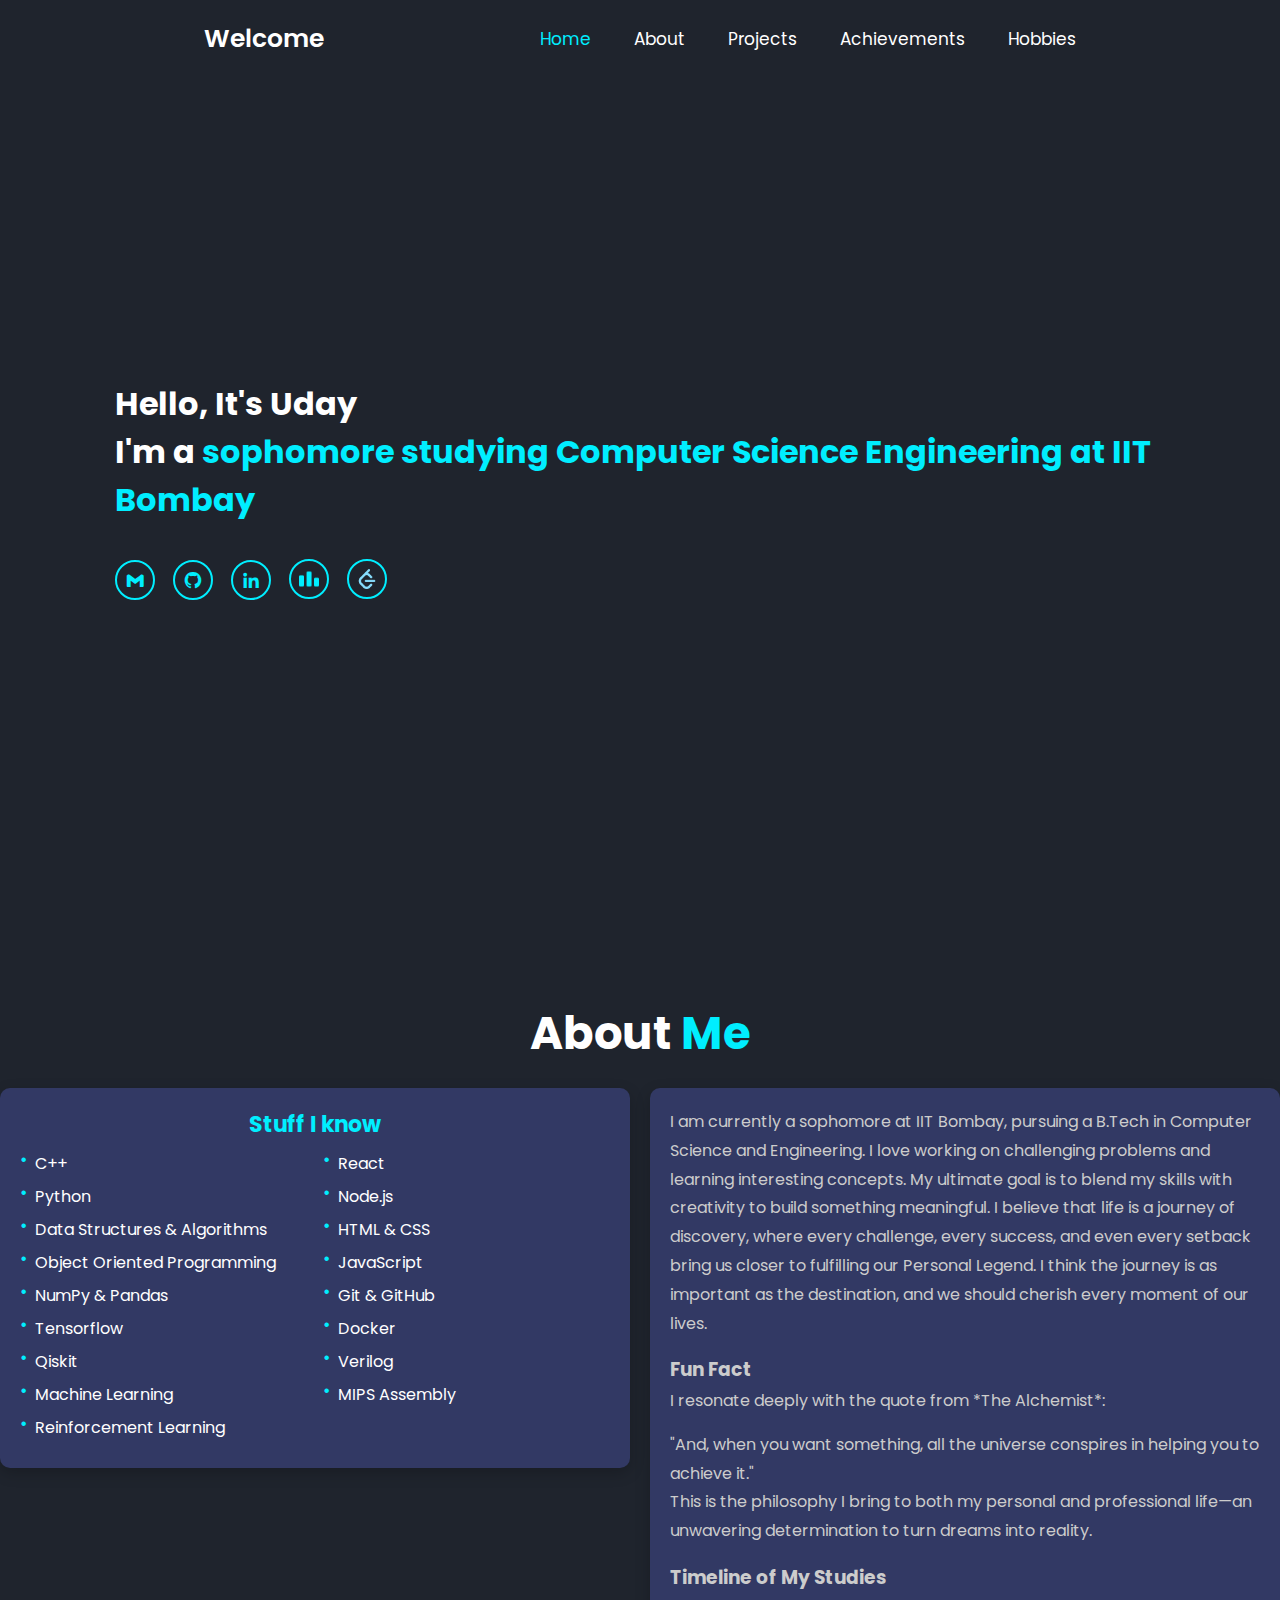
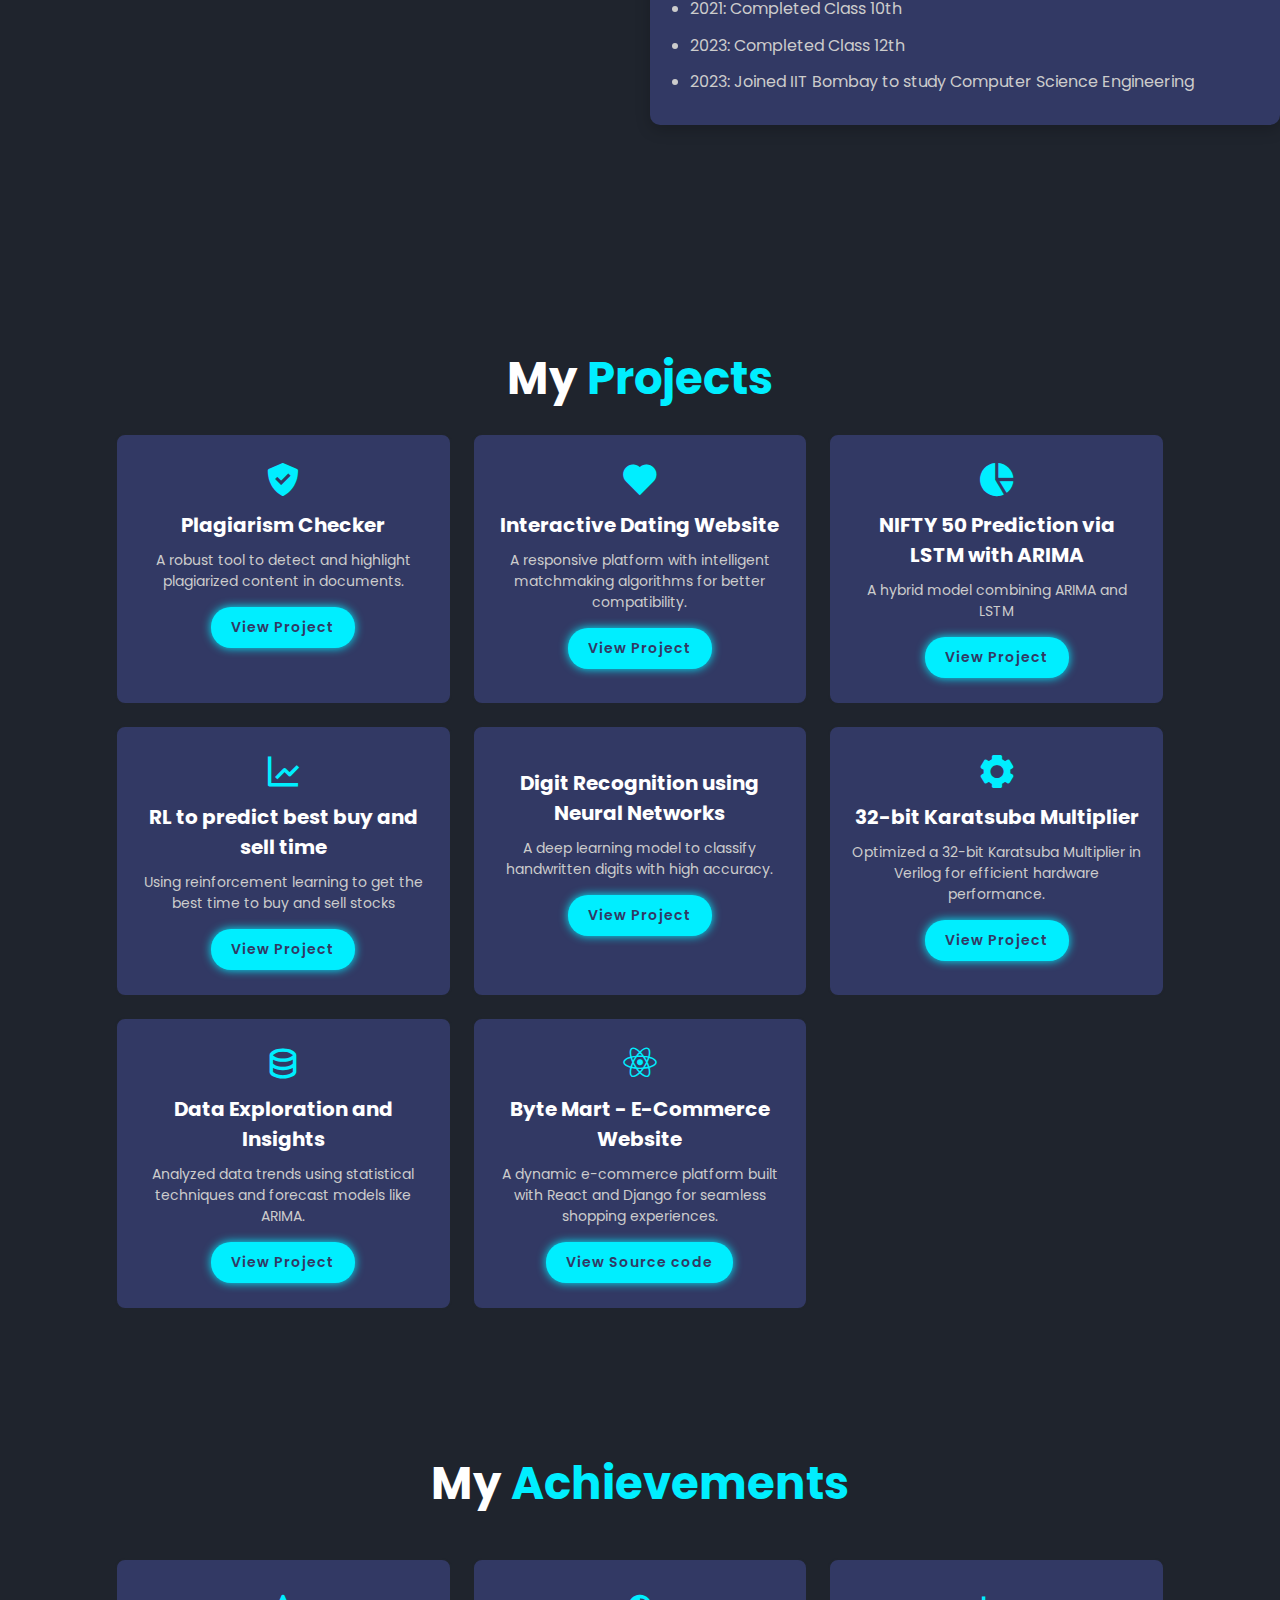
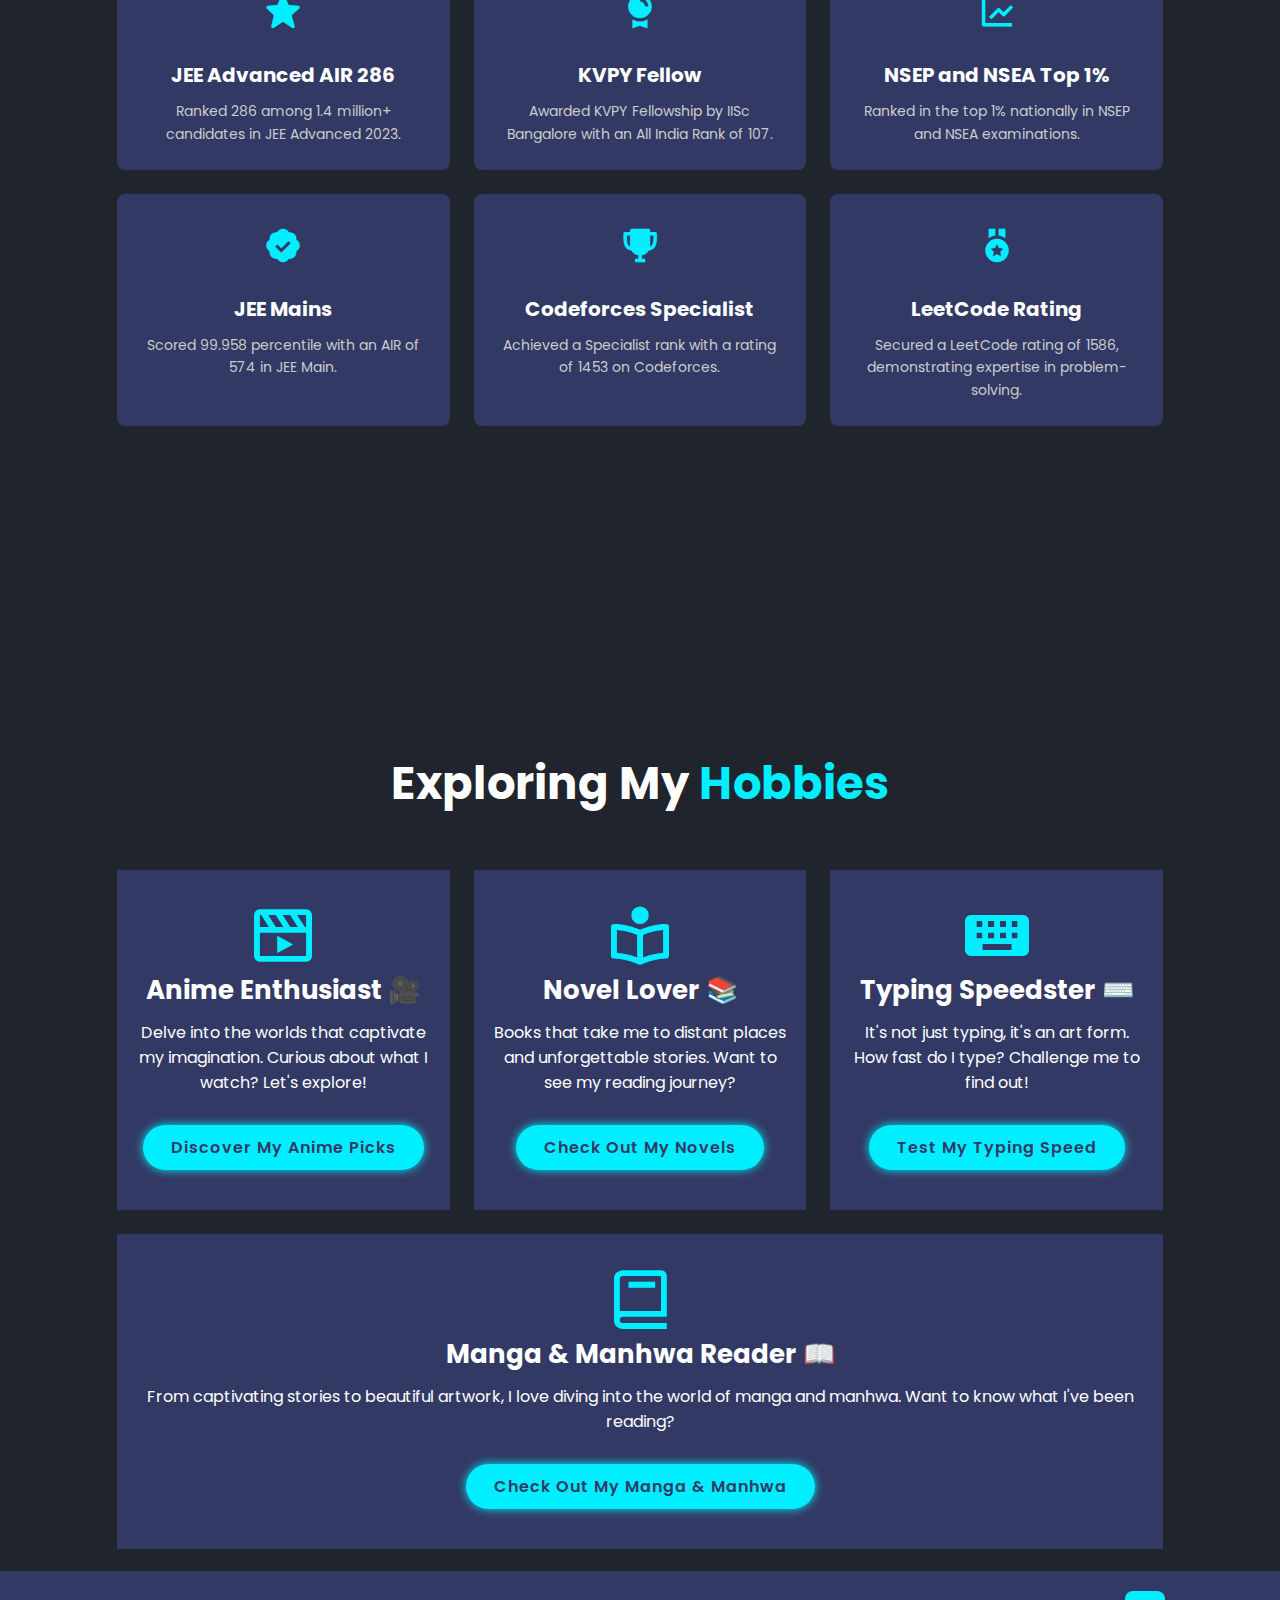
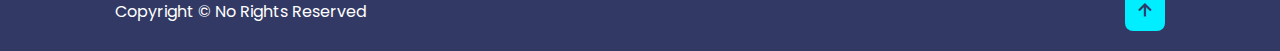
<file: index.html>
<!DOCTYPE html>
<html lang="en">
<head>
    <meta charset="UTF-8">
    <meta name="viewport" content="width=device-width, initial-scale=1.0">
    <title>Uday Darade</title>
    <link href='https://unpkg.com/boxicons@2.1.4/css/boxicons.min.css' rel='stylesheet'>
    <link rel="stylesheet" href="style.css">
</head>
<body>
    <header class="header">
        <a href="#" class="logo">Welcome</a>

        <i class='bx bx-menu' id="menu-icon"></i>
        <nav class="navbar">
            <a href="#home" class="active">Home</a>
            <a href="#about">About</a>
            <a href="#projects">Projects</a>
            <a href="#achievements">Achievements</a>
            <a href="#Hobbies">Hobbies</a>
        </nav>
    </header>

    <!-- Home section  -->
    <section class="home" id="home">
        <div class="home-content">
            <h3>Hello, It's Uday</h3>
            <h3>I'm a <span>sophomore studying Computer Science Engineering at IIT Bombay</span></h3>
            <p> </p>
            <div class="social">
                <a href="mailto:udaydaradeiitb@gmail.com" target="_blank">
                    <i class="bx bxl-gmail"></i>
                </a>
                <a href="https://github.com/udaydarade" target="_blank"><i class='bx bxl-github'></i></a>
                <a href="https://www.linkedin.com/in/uday-darade-632314280?utm_source=share&utm_campaign=share_via&utm_content=profile&utm_medium=android_app" target="_blank"><i class='bx bxl-linkedin'></i></a>
                <a href="https://codeforces.com/profile/uday3421" target="_blank">
                    <img src="images/codeforces.png" alt="Codeforces" class="social-img">
                </a>
                <a href="https://leetcode.com/u/udaydarade7/" target="_blank">
                    <img src="./images/leetcode.png" alt="LeetCode" class="social-img">
                </a>
            </div>
            
            </div>
            <!-- <a href="#" class="btn">Download CV</a> -->
        </div>
        <!-- <div class="home-img">
            <img src="sample.avif" alt="">
        </div> -->
    </section>

    <!-- about section  -->
    <!-- <section class="about" id="about">
        <div class="about-img">
            <img src="sample2.avif" alt="">
        </div>

        <div class="about-content">
            <h2 class="heading">About <span>Me</span></h2>
            <h3>Find Me in CC Library or H16 &#128540</h3> -->
            <!-- <p>I am from H16 A wing at IITB. I am from Mumbai itself so my home is pretty close by and I can go there any time I want.</p> -->
            <!-- <p>I am a extrovert person and I like to meet new people So I try to make as many friends as possible.</p>  -->
            <!-- <p>Talking about skills , I am pretty good in C++ . And I recently learned HTML, CSS and Javascript and Currently I am learning Python and React</p> -->
            <!-- <p>I am interested in Blockchain, Quantum Computing and IOT stuff. And my first goal to complete as of now is to learn web3 technology. </p> -->

        <!-- </div>
    </section> -->

    <section class="about" id="about">
        <h2 class="heading">About <span>Me</span></h2>
        <!-- <h3 class="name">Uday Darade</h3> -->
        <div class="about-container">
            <!-- Skills Section -->
            <div class="about-skills">
                <h3>Stuff I know</h3>
                <div class="skills-grid">
                    <ul>
                        <li>C++</li>
                        <li>Python</li>
                        <li>Data Structures & Algorithms</li>
                        <li>Object Oriented Programming</li>
                        <li>NumPy & Pandas</li>
                        <li>Tensorflow</li>
                        <li>Qiskit</li>
                        <li>Machine Learning</li>
                        <li>Reinforcement Learning</li>
                    </ul>
                    <ul>
                        <li>React</li>
                        <li>Node.js</li>
                        <li>HTML & CSS</li>
                        <li>JavaScript</li>
                        <li>Git & GitHub</li>
                        <li>Docker</li>
                        <li>Verilog</li>
                        <li>MIPS Assembly</li>
                    </ul>
                </div>
            </div>
    
            <!-- About Information -->
            <div class="about-info">
                <p>
                    I am currently a sophomore at IIT Bombay, pursuing a B.Tech in Computer Science and Engineering. 
                    I love working on challenging problems and learning interesting concepts. My ultimate goal is to blend my skills with creativity to build something meaningful.
                    I believe that life is a journey of discovery, where every challenge, every success, and even every setback bring us closer to fulfilling our Personal Legend.
                    I think the journey is as important as the destination, and we should cherish every moment of our lives.
                </p>
                
                <h3>Fun Fact</h3>
                <p>
                    I resonate deeply with the quote from *The Alchemist*:
                </p>
                <blockquote>
                    "And, when you want something, all the universe conspires in helping you to achieve it."
                </blockquote>
                <p>
                    This is the philosophy I bring to both my personal and professional life—an unwavering determination to turn dreams into reality.
                </p>
                
                <h3>Timeline of My Studies</h3>
                <ul>
                    <li>2021: Completed Class 10th</li>
                    <li>2023: Completed Class 12th</li>
                    <li>2023: Joined IIT Bombay to study Computer Science Engineering</li>
                </ul>
                
            </div>
        </div>
    </section>
    
    
    
    <!-- <section class= "projects" id ="projects">
        <h2 class = "heading">Projects</h2>

        well i want to make it similar to hobbies section and add the links of projects which i will add as folder as hyperlinks which will open in new tab. -->
        <!-- <div class=""
    </section> -->
    <section class="projects" id="projects">
        <h2 class="heading">My <span>Projects</span></h2>
    
        <div class="projects-container">
            <div class="project-box">
                <i class='bx bxs-check-shield'></i>
                <h3>Plagiarism Checker</h3>
                <p>A robust tool to detect and highlight plagiarized content in documents.</p>
                <a href="https://github.com/udaydarade/Plagiarism-Checker" target="_blank" class="btn">View Project</a>
            </div>
            <div class="project-box">
                <i class='bx bxs-heart'></i>
                <h3>Interactive Dating Website</h3>
                <p>A responsive platform with intelligent matchmaking algorithms for better compatibility.</p>
                <a href="projects/submission/index.html" target="_blank" class="btn">View Project</a>
                <!-- <a href="https://github.com/udaydarade/Dating-website" target="_blank" class="btn">View Source code</a> -->
            </div>
            <div class="project-box">
                <i class='bx bxs-pie-chart-alt-2'></i>
                <h3>NIFTY 50 Prediction via LSTM with ARIMA</h3>
                <p>A hybrid model combining ARIMA and LSTM</p>
                <a href="https://github.com/udaydarade/NIFTY50_prediction_using_ARIMA_and_LSTM" target="_blank" class="btn">View Project</a>
            </div>
            <div class="project-box">
                <!-- <i class='bx bxs-pie-chart-alt-2'></i> -->
                <i class='bx bx-line-chart'></i>
                <h3>RL to predict best buy and sell time</h3>
                <p>Using reinforcement learning to get the best time to buy and sell stocks</p>
                <a href="https://github.com/udaydarade/Reinforcement-learning-on-NIFTY-50" target="_blank" class="btn">View Project</a>
            </div>
            <div class="project-box">
                <i class='bx bxl-tensorflow'></i>
                <h3>Digit Recognition using Neural Networks</h3>
                <p>A deep learning model to classify handwritten digits with high accuracy.</p>
                <a href="https://github.com/udaydarade/MNIST-Digit-Recognition/tree/main/NeuralNetwork" target="_blank" class="btn">View Project</a>
            </div>
            <div class="project-box">
                <i class='bx bxs-cog'></i>
                <h3>32-bit Karatsuba Multiplier</h3>
                <p>Optimized a 32-bit Karatsuba Multiplier in Verilog for efficient hardware performance.</p>
                <a href="https://github.com/udaydarade/Karatsuba-Multiplier" target="_blank" class="btn">View Project</a>
            </div>
            <div class="project-box">
                <i class='bx bx-data'></i>
                <h3>Data Exploration and Insights</h3>
                <p>Analyzed data trends using statistical techniques and forecast models like ARIMA.</p>
                <a href="projects/data-exploration/index.html" target="_blank" class="btn">View Project</a>
            </div>
            <!-- <div class="project-box">
                <i class='bx bx-line-chart'></i>
                <h3>Autonomous Stock Trading Bot</h3>
                <p>An intelligent bot that leverages advanced algorithms for automated stock trading decisions.</p>
                <a href="projects/trading-bot/index.html" target="_blank" class="btn">View Project</a>
            </div> -->
            <div class="project-box">
                <i class='bx bxl-react'></i>
                <h3>Byte Mart - E-Commerce Website</h3>
                <p>A dynamic e-commerce platform built with React and Django for seamless shopping experiences.</p>
                <a href="https://github.com/udaydarade/E-Commerce-website" target="_blank" class="btn">View Source code</a>
            </div>
        </div>
    </section>


    
    <section class="achievements" id="achievements">
        <h2 class="heading">My <span>Achievements</span></h2>
        <div class="achievements-container">
            <div class="achievement-box">
                <div class="icon">
                    <i class='bx bxs-star'></i>
                </div>
                <h3>JEE Advanced AIR 286</h3>
                <p>Ranked 286 among 1.4 million+ candidates in JEE Advanced 2023.</p>
            </div>
            <div class="achievement-box">
                <div class="icon">
                    <i class='bx bxs-award'></i>
                </div>
                <h3>KVPY Fellow</h3>
                <p>Awarded KVPY Fellowship by IISc Bangalore with an All India Rank of 107.</p>
            </div>
            <div class="achievement-box">
                <div class="icon">
                    <i class='bx bx-line-chart'></i>
                </div>
                <h3>NSEP and NSEA Top 1%</h3>
                <p>Ranked in the top 1% nationally in NSEP and NSEA examinations.</p>
            </div>
            <div class="achievement-box">
                <div class="icon">
                    <i class='bx bxs-badge-check'></i>
                </div>
                <h3>JEE Mains</h3>
                <p>Scored 99.958 percentile with an AIR of 574 in JEE Main.</p>
            </div>
            <div class="achievement-box">
            <div class="icon">
                <i class='bx bxs-trophy'></i>
            </div>
            <h3>Codeforces Specialist</h3>
            <p>Achieved a Specialist rank with a rating of 1453 on Codeforces.</p>
        </div>
        <div class="achievement-box">
            <div class="icon">
                <i class='bx bxs-medal'></i>
            </div>
            <h3>LeetCode Rating</h3>
            <p>Secured a LeetCode rating of 1586, demonstrating expertise in problem-solving.</p>
        </div>
        </div>
    </section>
    
        

    <!-- <section class="Hobbies" id="Hobbies">
        <h2 class="heading">My <span>Hobbies</span></h2>

        <div class="Hobbies-container">
        <div class="hobox">
            <i class='bx bx-movie-play' ></i>
            <h3>Watching Anime &#128540</h3>
        <a href="hobbies/anime/index.html" target="_blank" class="btn">What anime do I like ??</a>
        </div>
        
        <div class="hobox">
            <i class='bx bx-book-reader' ></i>
            <h3>Reading Novels &#128526</h3>
            <a href="hobbies/Novels/index.html" target="_blank" class="btn"> What all Novels I have read ??</a>
        </div>

        <div class="hobox">
            <i class='bx bxs-keyboard' ></i>
            <h3>Touch typing &#128517</h3>
            <a href="hobbies/TouchTyping/index.html" target="_blank" class="btn">My Typing speed ??</a>
        </div>
       
        <div class="hobox">
            <i class='bx bx-code-alt' ></i>
        <h3>Coding &#128523</h3>
        <a href="hobbies/Programming/index.html" target="_blank" class="btn">Languages I know ??</a>
        </div>
        </div>
        
    </section> -->
    <section class="Hobbies" id="Hobbies">
        <h2 class="heading">Exploring My <span>Hobbies</span></h2>
    
        <div class="Hobbies-container">
            <!-- Anime -->
            <div class="hobox">
                <i class='bx bx-movie-play'></i>
                <h3>Anime Enthusiast 🎥</h3>
                <p>Delve into the worlds that captivate my imagination. Curious about what I watch? Let's explore!</p>
                <a href="hobbies/anime/index.html" target="_blank" class="btn">Discover My Anime Picks</a>
            </div>
            
            <!-- Novels -->
            <div class="hobox">
                <i class='bx bx-book-reader'></i>
                <h3>Novel Lover 📚</h3>
                <p>Books that take me to distant places and unforgettable stories. Want to see my reading journey?</p>
                <a href="hobbies/Novels/index.html" target="_blank" class="btn">Check Out My Novels</a>
            </div>
    
            <!-- Touch Typing -->
            <div class="hobox">
                <i class='bx bxs-keyboard'></i>
                <h3>Typing Speedster ⌨️</h3>
                <p>It's not just typing, it's an art form. How fast do I type? Challenge me to find out!</p>
                <a href="https://monkeytype.com/profile/lightorkira" target="_blank" class="btn">Test My Typing Speed</a>
            </div>
    
            <!-- Manga and Manhwa -->
            <div class="hobox">
                <i class='bx bx-book'></i>
                <h3>Manga & Manhwa Reader 📖</h3>
                <p>From captivating stories to beautiful artwork, I love diving into the world of manga and manhwa. Want to know what I've been reading?</p>
                <a href="hobbies/manga/index.html" target="_blank" class="btn">Check Out My Manga & Manhwa</a>
            </div>
        </div>
        
    </section>
    
    <!-- <section class="contact" id="contact">
        <h2 class="heading">Contact <span>Me!</span></h2>

        <form id="myForm">
            <div class="input-box">
                <input type="text" placeholder="Full Name" id="name">
                <input type="email" placeholder="Email Adress" id="email">
            </div>
            <div class="input-box">
                <input type="number" placeholder="Phone Number" id="number">
                <input type="text" placeholder="Email Subject" id="Subject">
            </div>
            <textarea name="" id="" cols="30" rows="10" placeholder="Your Message" id="content"></textarea>
            <input type="submit" value="Send Message" class="btn" >
        </form>
    </section> -->

    <footer class="footer">
        <div class="footer-text">
            <p>Copyright &copy; No Rights Reserved </p>
        </div>
        <div class="footer-iconTop">
            <a href="#home"><i class='bx bx-up-arrow-alt'></i></a>
        </div>
    </footer>

    <script src="script.js"></script>
</body>
</html>
</file>
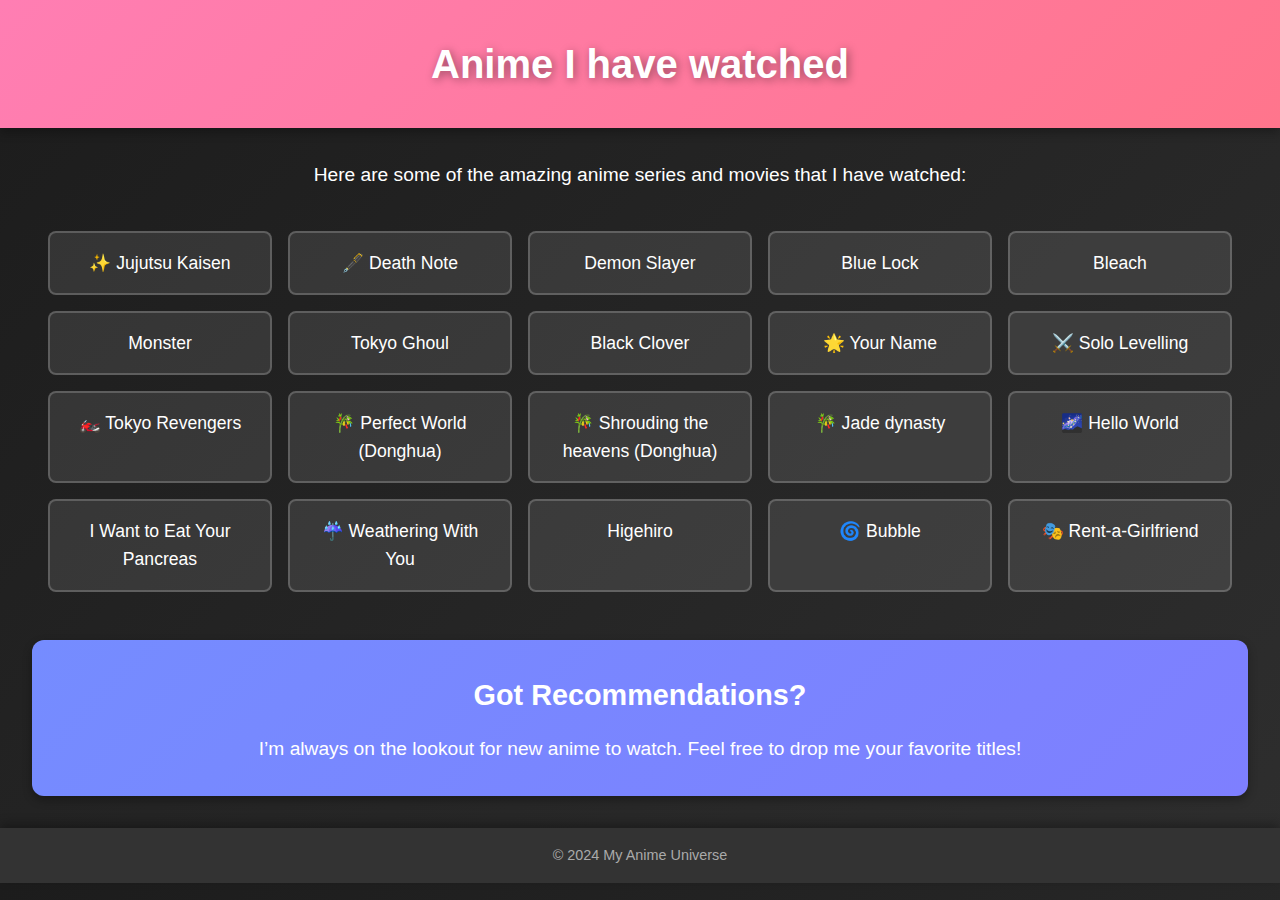
<file: hobbies/anime/index.html>
<!DOCTYPE html>
<html lang="en">
<head>
    <meta charset="UTF-8">
    <meta name="viewport" content="width=device-width, initial-scale=1.0">
    <title>My Anime Universe</title>
    <link rel="stylesheet" href="style.css">
</head>
<body>
    <header class="hero">
        <h1>Anime I have watched</h1>
    </header>
    <main>
        <section class="anime-intro">
            <p>
                Here are some of the amazing anime series and movies that I have watched:
            </p>
            <div class="anime-list">
                <div class="anime-item">✨ Jujutsu Kaisen</div>
                <div class="anime-item">🖋️ Death Note</div>
                <div class="anime-item">Demon Slayer</div>
                <div class="anime-item">Blue Lock</div>
                <div class="anime-item">Bleach</div>
                <div class="anime-item">Monster</div>
                <div class="anime-item">Tokyo Ghoul</div>
                <div class="anime-item">Black Clover</div>
                <div class="anime-item">🌟 Your Name</div>
                <div class="anime-item">⚔️ Solo Levelling</div>
                <div class="anime-item">🏍️ Tokyo Revengers</div>
                <div class="anime-item">🎋 Perfect World (Donghua)</div>
                <div class="anime-item">🎋 Shrouding the heavens (Donghua)</div>
                <div class="anime-item">🎋 Jade dynasty</div>
                <div class="anime-item">🌌 Hello World</div>
                <div class="anime-item"> I Want to Eat Your Pancreas</div>
                <div class="anime-item">☔ Weathering With You</div>   
                <div class="anime-item">Higehiro</div>
                <div class="anime-item">🌀 Bubble</div>
                <div class="anime-item">🎭 Rent-a-Girlfriend</div>
            </div>
        </section>
        <section class="anime-recommend">
            <h2>Got Recommendations?</h2>
            <p>
                I’m always on the lookout for new anime to watch. Feel free to drop me your favorite titles!
            </p>
        </section>
    </main>
    <footer>
        <p>© 2024 My Anime Universe </p>
    </footer>
</body>
</html>
</file>
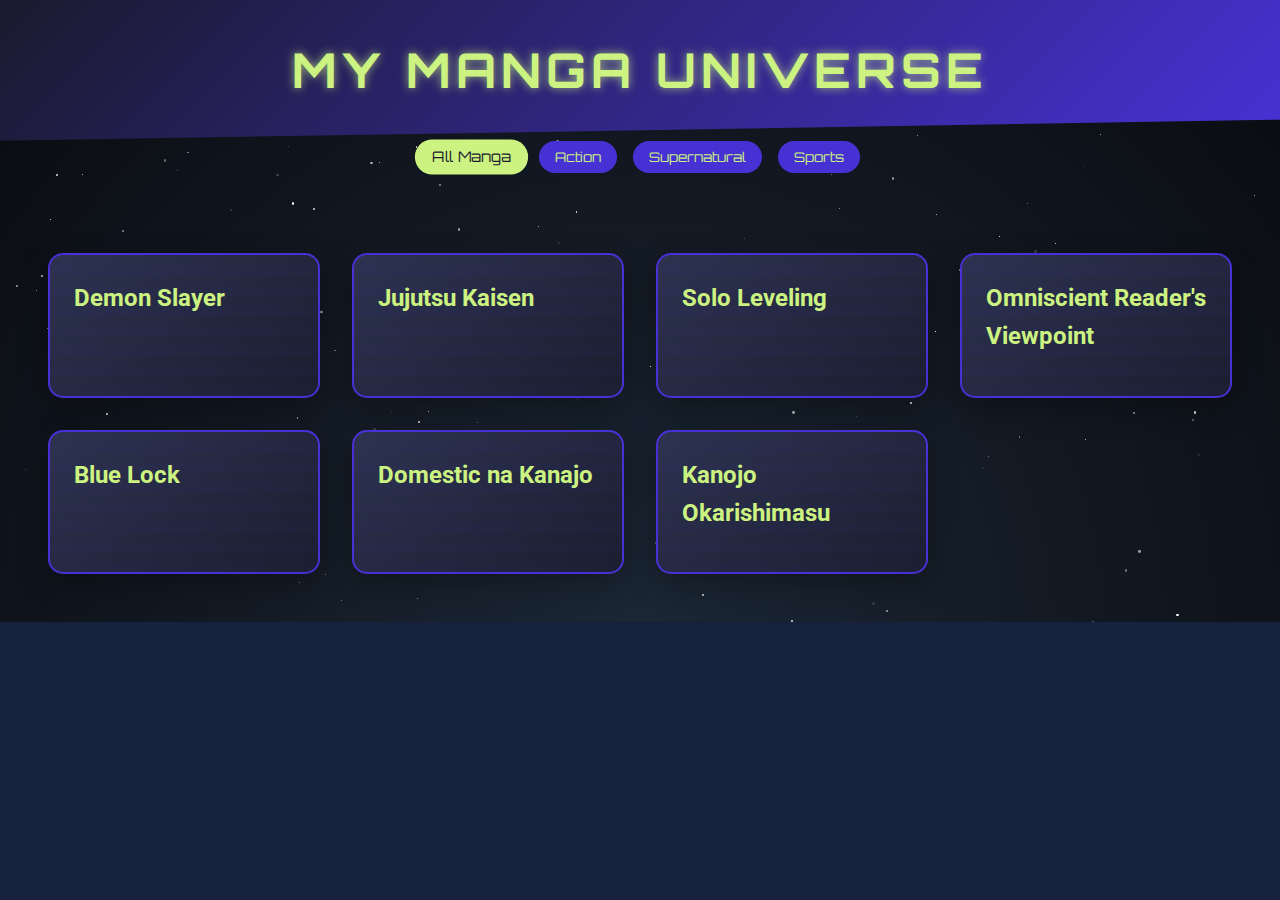
<file: hobbies/manga/index.html>
<!DOCTYPE html>
<html lang="en">
<head>
    <meta charset="UTF-8">
    <meta name="viewport" content="width=device-width, initial-scale=1.0">
    <title>My Manga Universe</title>
    <link href="https://fonts.googleapis.com/css2?family=Orbitron:wght@400;700&family=Roboto:wght@300;400;700&display=swap" rel="stylesheet">
    <style>
        :root {
            --primary-color: #1a1a2e;
            --secondary-color: #4831d4;
            --accent-color: #ccf381;
            --background-color: #16213e;
            --text-color: #e94560;
        }

        * {
            margin: 0;
            padding: 0;
            box-sizing: border-box;
        }

        body {
            font-family: 'Roboto', sans-serif;
            background-color: var(--background-color);
            color: var(--text-color);
            line-height: 1.6;
            perspective: 1000px;
            overflow-x: hidden;
        }

        .cosmic-background {
            position: fixed;
            top: 0;
            left: 0;
            width: 100%;
            height: 100%;
            background: radial-gradient(ellipse at bottom, #1b2735 0%, #090a0f 100%);
            z-index: -1;
            overflow: hidden;
        }

        .star {
            position: absolute;
            background-color: white;
            border-radius: 50%;
        }

        header {
            background: linear-gradient(135deg, var(--primary-color), var(--secondary-color));
            color: var(--accent-color);
            text-align: center;
            padding: 2rem;
            clip-path: polygon(0 0, 100% 0, 100% 85%, 0 100%);
            position: relative;
            z-index: 10;
        }

        header h1 {
            font-family: 'Orbitron', sans-serif;
            font-size: 3rem;
            font-weight: 700;
            text-transform: uppercase;
            letter-spacing: 5px;
            text-shadow: 0 0 10px rgba(204, 243, 129, 0.7);
        }

        .manga-list {
            display: grid;
            grid-template-columns: repeat(auto-fill, minmax(250px, 1fr));
            gap: 2rem;
            padding: 3rem;
            max-width: 1400px;
            margin: 0 auto;
            perspective: 1000px;
        }

        .manga {
            background: linear-gradient(145deg, #2d3250, #1b1e2f);
            border-radius: 15px;
            padding: 1.5rem;
            position: relative;
            overflow: hidden;
            transform-style: preserve-3d;
            transition: all 0.5s ease;
            box-shadow: 0 10px 30px rgba(0, 0, 0, 0.3);
            border: 2px solid var(--secondary-color);
        }

        .manga::before {
            content: '';
            position: absolute;
            top: -50%;
            left: -50%;
            width: 200%;
            height: 200%;
            background: repeating-linear-gradient(
                0deg,
                transparent,
                transparent 10px,
                rgba(72, 49, 212, 0.1) 10px,
                rgba(72, 49, 212, 0.1) 20px
            );
            animation: rotate 20s linear infinite;
            opacity: 0.3;
        }

        @keyframes rotate {
            100% {
                transform: rotate(360deg);
            }
        }

        .manga:hover {
            transform: rotateX(10deg) rotateY(10deg) scale(1.05);
            box-shadow: 0 20px 40px rgba(0, 0, 0, 0.5);
        }

        .manga h2 {
            color: var(--accent-color);
            font-size: 1.5rem;
            margin-bottom: 1rem;
            position: relative;
            z-index: 2;
            transition: color 0.3s ease;
        }

        .manga:hover h2 {
            color: white;
        }

        .manga-tag {
            position: absolute;
            top: 10px;
            right: 10px;
            background-color: var(--secondary-color);
            color: var(--accent-color);
            padding: 0.3rem 0.6rem;
            border-radius: 20px;
            font-size: 0.7rem;
            text-transform: uppercase;
            letter-spacing: 1px;
            opacity: 0;
            transition: opacity 0.3s ease;
        }

        .manga:hover .manga-tag {
            opacity: 1;
        }

        .filter-controls {
            display: flex;
            justify-content: center;
            gap: 1rem;
            margin-bottom: 2rem;
            flex-wrap: wrap;
        }

        .filter-btn {
            background-color: var(--secondary-color);
            color: var(--accent-color);
            border: none;
            padding: 0.5rem 1rem;
            border-radius: 20px;
            cursor: pointer;
            transition: all 0.3s ease;
            font-family: 'Orbitron', sans-serif;
        }

        .filter-btn:hover, .filter-btn.active {
            background-color: var(--accent-color);
            color: var(--primary-color);
            transform: scale(1.1);
        }

        @media screen and (max-width: 768px) {
            .manga-list {
                grid-template-columns: 1fr;
            }
        }
    </style>
</head>
<body>
    <div class="cosmic-background" id="starBackground"></div>
    <header>
        <h1>My Manga Universe</h1>
    </header>

    <div class="filter-controls">
        <button class="filter-btn active" data-filter="all">All Manga</button>
        <button class="filter-btn" data-filter="action">Action</button>
        <button class="filter-btn" data-filter="supernatural">Supernatural</button>
        <button class="filter-btn" data-filter="sports">Sports</button>
    </div>

    <div class="manga-list">
        <div class="manga" data-category="supernatural">
            <h2>Demon Slayer</h2>
            <div class="manga-tag">Supernatural</div>
        </div>
        <div class="manga" data-category="supernatural">
            <h2>Jujutsu Kaisen</h2>
            <div class="manga-tag">Supernatural</div>
        </div>
        <div class="manga" data-category="action">
            <h2>Solo Leveling</h2>
            <div class="manga-tag">Action</div>
        </div>
        <div class="manga" data-category="supernatural">
            <h2>Omniscient Reader's Viewpoint</h2>
            <div class="manga-tag">Supernatural</div>
        </div>
        <div class="manga" data-category="sports">
            <h2>Blue Lock</h2>
            <div class="manga-tag">Sports</div>
        </div>
        <div class="manga" data-category="romance">
            <h2>Domestic na Kanajo</h2>
            <div class="manga-tag">Romance</div>
        </div>
        <div class="manga" data-category="romance">
            <h2>Kanojo Okarishimasu</h2>
            <div class="manga-tag">Romance</div>
        </div>
    </div>

    <script>
        // Star animation
        function createStars() {
            const background = document.getElementById('starBackground');
            const starCount = 200;

            for (let i = 0; i < starCount; i++) {
                const star = document.createElement('div');
                star.classList.add('star');
                star.style.width = `${Math.random() * 3}px`;
                star.style.height = star.style.width;
                star.style.left = `${Math.random() * 100}%`;
                star.style.top = `${Math.random() * 100}%`;
                star.style.animationDuration = `${Math.random() * 3 + 2}s`;
                star.style.opacity = Math.random();
                background.appendChild(star);
            }
        }

        // Filter functionality
        function setupFilters() {
            const filterBtns = document.querySelectorAll('.filter-btn');
            const mangaItems = document.querySelectorAll('.manga');

            filterBtns.forEach(btn => {
                btn.addEventListener('click', () => {
                    const filter = btn.getAttribute('data-filter');
                    
                    filterBtns.forEach(b => b.classList.remove('active'));
                    btn.classList.add('active');

                    mangaItems.forEach(item => {
                        if (filter === 'all' || item.getAttribute('data-category') === filter) {
                            item.style.display = 'block';
                        } else {
                            item.style.display = 'none';
                        }
                    });
                });
            });
        }

        createStars();
        setupFilters();
    </script>
</body>
</html>
</file>
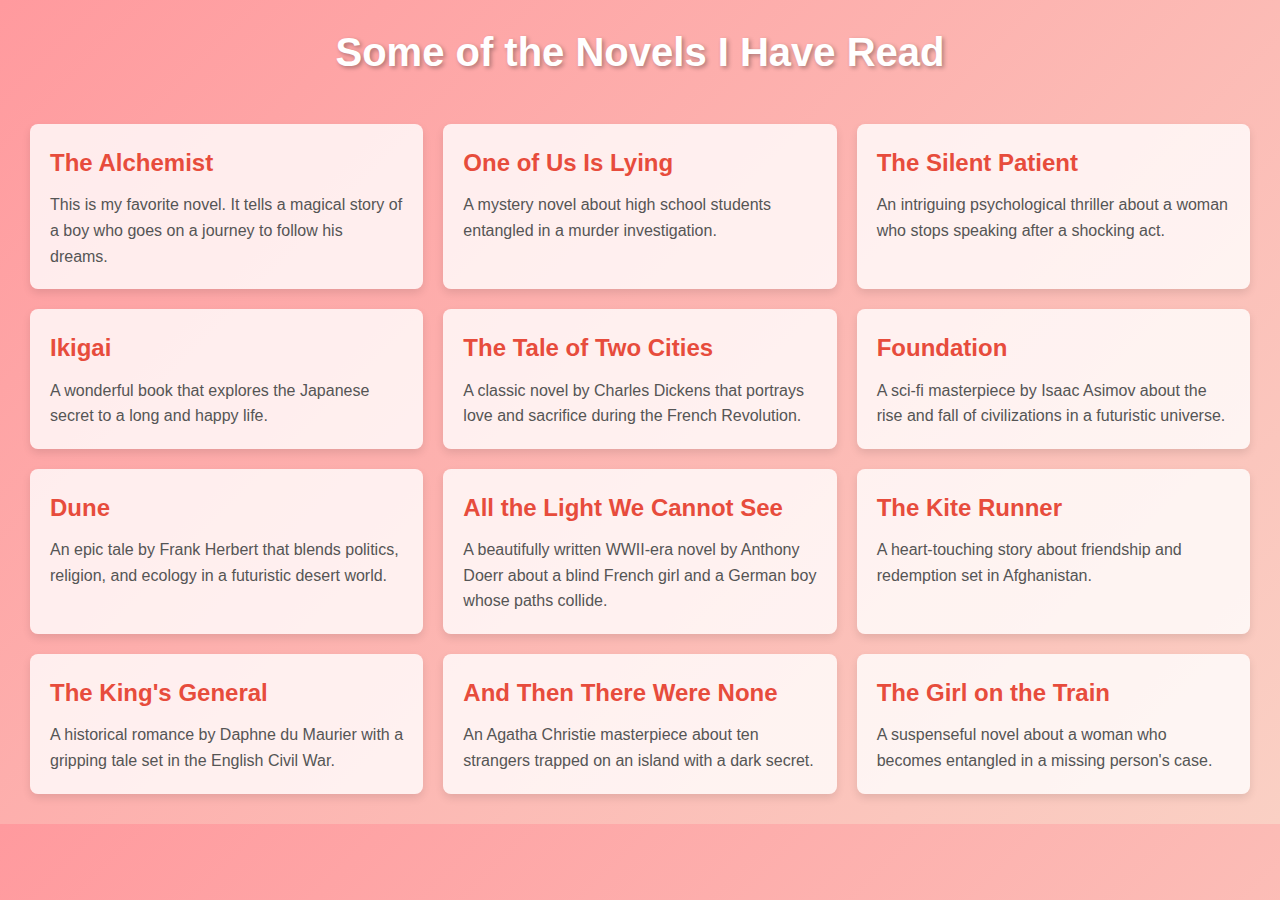
<file: hobbies/Novels/index.html>
<!DOCTYPE html>
<html lang="en">
<head>
    <meta charset="UTF-8">
    <meta name="viewport" content="width=device-width, initial-scale=1.0">
    <title>Novels</title>
    <link rel="stylesheet" href="style.css">
</head>
<body>
    <header>
        <h1>Some of the Novels I Have Read</h1>
    </header>
    <div class="novel-list">
        <div class="novel">
            <h2>The Alchemist</h2>
            <p>This is my favorite novel. It tells a magical story of a boy who goes on a journey to follow his dreams.</p>
        </div>
        <div class="novel">
            <h2>One of Us Is Lying</h2>
            <p>A mystery novel about high school students entangled in a murder investigation.</p>
        </div>
        <div class="novel">
            <h2>The Silent Patient</h2>
            <p>An intriguing psychological thriller about a woman who stops speaking after a shocking act.</p>
        </div>
        <div class="novel">
            <h2>Ikigai</h2>
            <p>A wonderful book that explores the Japanese secret to a long and happy life.</p>
        </div>
        <div class="novel">
            <h2>The Tale of Two Cities</h2>
            <p>A classic novel by Charles Dickens that portrays love and sacrifice during the French Revolution.</p>
        </div>
        <div class="novel">
            <h2>Foundation</h2>
            <p>A sci-fi masterpiece by Isaac Asimov about the rise and fall of civilizations in a futuristic universe.</p>
        </div>
        <div class="novel">
            <h2>Dune</h2>
            <p>An epic tale by Frank Herbert that blends politics, religion, and ecology in a futuristic desert world.</p>
        </div>
        <div class="novel">
            <h2>All the Light We Cannot See</h2>
            <p>A beautifully written WWII-era novel by Anthony Doerr about a blind French girl and a German boy whose paths collide.</p>
        </div>
        <div class="novel">
            <h2>The Kite Runner</h2>
            <p>A heart-touching story about friendship and redemption set in Afghanistan.</p>
        </div>
        <div class="novel">
            <h2>The King's General</h2>
            <p>A historical romance by Daphne du Maurier with a gripping tale set in the English Civil War.</p>
        </div>
        <div class="novel">
            <h2>And Then There Were None</h2>
            <p>An Agatha Christie masterpiece about ten strangers trapped on an island with a dark secret.</p>
        </div>
        <div class="novel">
            <h2>The Girl on the Train</h2>
            <p>A suspenseful novel about a woman who becomes entangled in a missing person's case.</p>
        </div>
    </div>
</body>
</html>
</file>
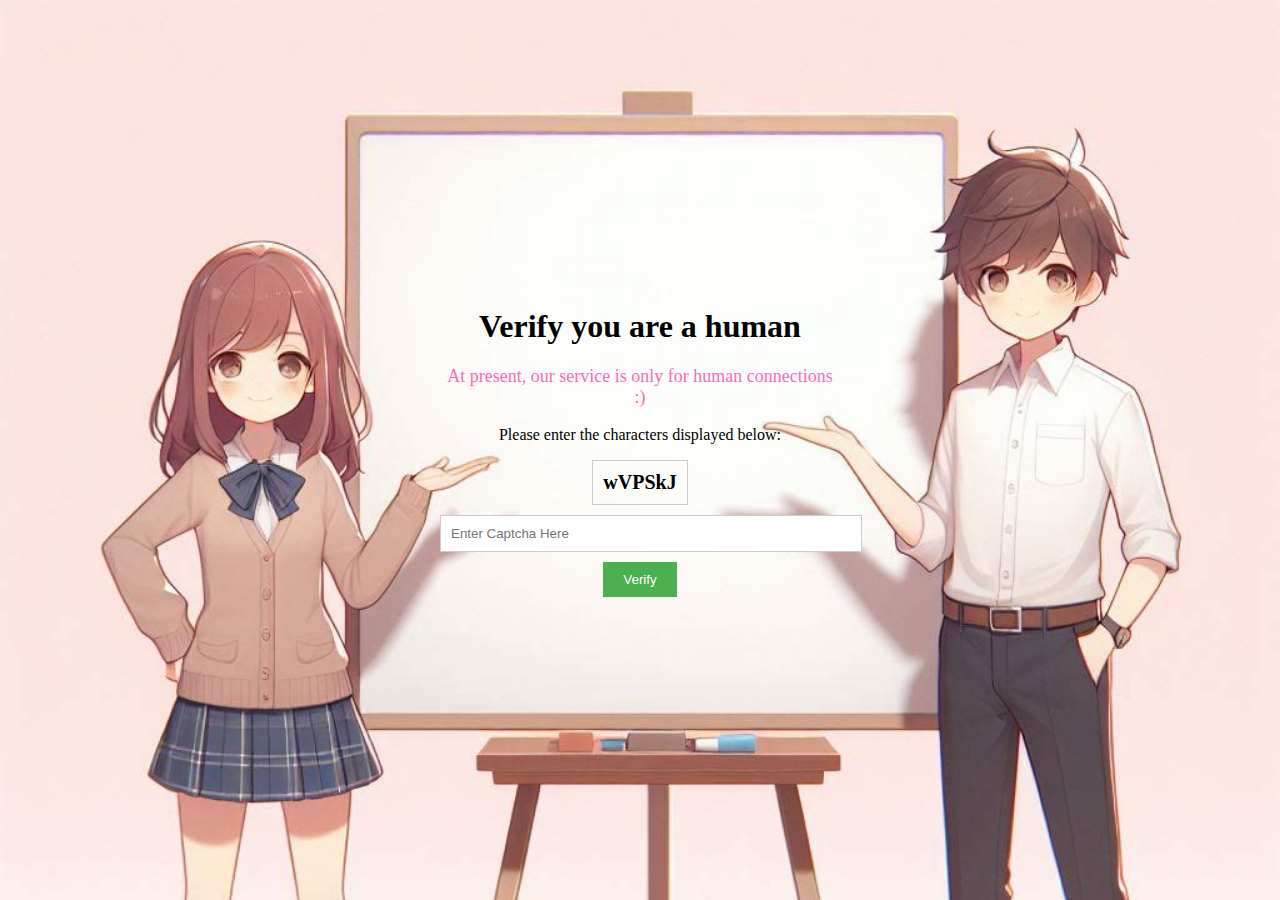
<file: projects/submission/index.html>
<!DOCTYPE html>
<html lang="en">
<head>
  <meta charset="UTF-8">
  <meta name="viewport" content="width=device-width, initial-scale=1.0">
  <title>Captcha Verification</title>
  <style>
    /* Internal CSS */
    body {
        background-image: url(./images/Designer\ \(13\).png);
        background-size: cover;
        background-repeat: no-repeat;
        display: flex; /* Use flexbox for centering */
        justify-content: center;
        align-items: center;
        min-height: 100vh; /* Ensure full viewport height */
        margin: 0; /* Remove default margin */
    }
    .container {
      width: 400px;
      margin: 50px auto;
      text-align: center;
    }

    .captcha-container {
      display: inline-block;
      border: 1px solid #ccc;
      padding: 10px;
      font-size: 20px;
      font-weight: bold;
    }

    #user-input {
      width: 100%;
      padding: 10px;
      margin-top: 10px;
      border: 1px solid #ccc;
    }

    #verify-button {
      padding: 10px 20px;
      background-color: #4CAF50;
      color: white;
      border: none;
      cursor: pointer;
      margin-top: 10px;
    }

    #message {
      margin-top: 10px;
      color: red;
    }
  </style>
</head>
<body>
  <div class="container">
    <h1>Verify you are a human </h1>
    <p style="font-size: large; color: hotpink;">At present, our service is only for human connections :)</p>
    <p>Please enter the characters displayed below:</p>
    <div class="captcha-container">
      <span id="captcha-text"></span>
    </div>
    <input type="text" id="user-input" maxlength="6" placeholder="Enter Captcha Here" onclick="playClickSound()" required>
    <button id="verify-button">Verify</button>
    <p id="message"></p>
    <!-- <audio src="./images/clicked.mp3" id="clickedsound"></audio> -->
  </div>
  <script>
    function playClickSound() {
      const clickSound = new Audio('./images/clicked.mp3');
      clickSound.play();
    }

    // Internal JavaScript
    const captchaText = document.getElementById('captcha-text');
    const userInput = document.getElementById('user-input');
    const verifyButton = document.getElementById('verify-button');
    const message = document.getElementById('message');

    // Generate random captcha text (letters only)
    function generateCaptcha() {
      const characters = 'ABCDEFGHIJKLMNOPQRSTUVWXYZabcdefghijklmnopqrstuvwxyz';
      let captcha = '';
      for (let i = 0; i < 6; i++) {
        captcha += characters.charAt(Math.floor(Math.random() * characters.length));
      }
      captchaText.textContent = captcha;
      return captcha;
    }

    var correctCaptcha = generateCaptcha();

    // Event listener for the verify button
    verifyButton.addEventListener('click', () => {
      const clickSound = new Audio('./images/clicked.mp3');
      clickSound.play();
      const userEntry = userInput.value.trim();
      if (userEntry === correctCaptcha) {
        message.textContent = 'Captcha verified!';
        window.location.href = 'login.html'; // Redirect to login page on successful verification
      } else {
        message.textContent = 'Incorrect captcha, please try again.';
        userInput.value = ''; // Clear user input on wrong attempt
        correctCaptcha = generateCaptcha(); // Generate new captcha text for another attempt
      }
    });
  </script>
</body>
</html>
</file>
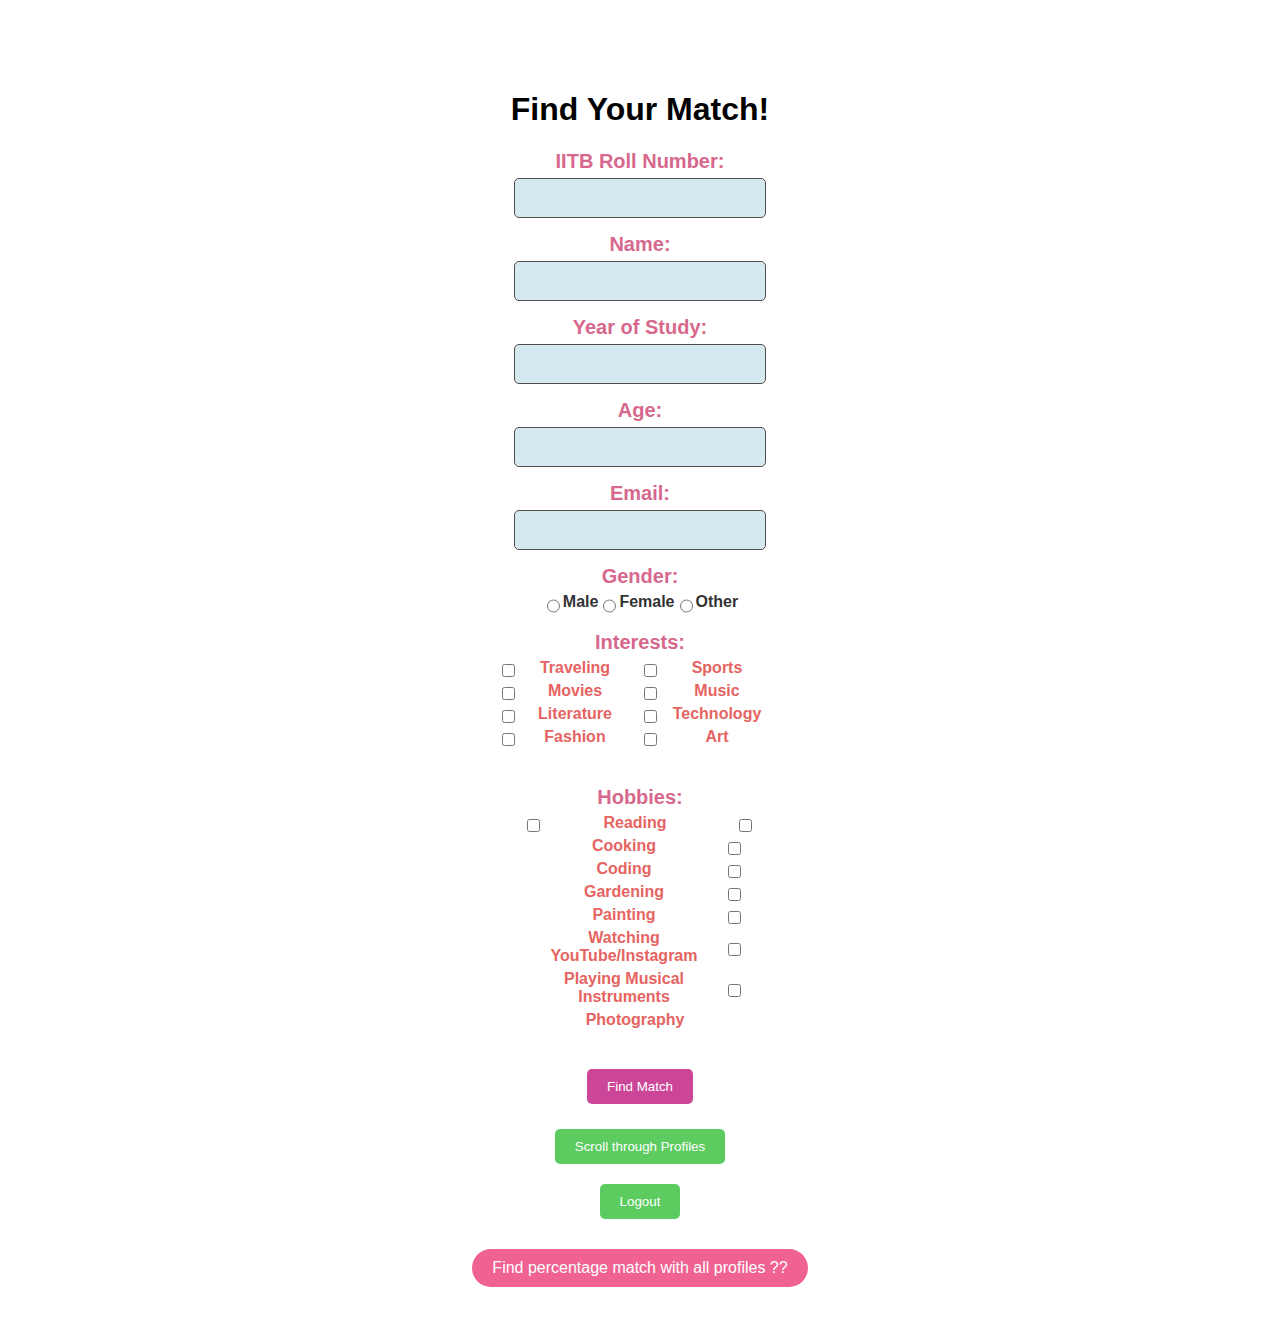
<file: projects/submission/dating.html>
<!DOCTYPE html>
<html lang="en">

<head>
    <meta charset="UTF-8">
    <meta name="viewport" content="width=device-width, initial-scale=1.0">
    <title>Find Your Match</title>
    <link rel="stylesheet" href="style.css">
</head>

<body>

    <div class="dating-container">
        <h1>Find Your Match!</h1>
        <form id="match-form" action="#">
            <div class="form-group">
                <label for="roll-number" class="datingformheadings">IITB Roll Number:</label>
                <input type="text" id="roll-number" name="roll-number" onclick="playClickSound()" required>
            </div>
            <div class="form-group">
                <label for="name" class="datingformheadings">Name:</label>
                <input type="text" id="name" name="name" onclick="playClickSound()" required>
            </div>
            <div class="form-group">
                <label for="year-of-study" class="datingformheadings">Year of Study:</label>
                <input type="number" id="year-of-study" name="year-of-study" onclick="playClickSound()" required>
            </div>
            <div class="form-group">
                <label for="age" class="datingformheadings">Age:</label>
                <input type="number" id="age" name="age" onclick="playClickSound()" required>
            </div>
            <div class="form-group">
                <label for="dating-email" class="datingformheadings">Email:</label>
                <input type="email" id="dating-email" name="email" onclick="playClickSound()" required>
            </div>
            <div class="form-group">
                <label class="datingformheadings">Gender:</label>
                <div>
                    <input type="radio" id="male" name="gender" value="male">
                    <label for="male">Male</label>
                    <input type="radio" id="female" name="gender" value="female">
                    <label for="female">Female</label>
                    <input type="radio" id="other" name="gender" value="other">
                    <label for="other">Other</label>
                </div>
            </div>
            <div class="form-group">
                <label class="datingformheadings">Interests:</label>
                <div class="checkbox-group">
                    <input type="checkbox" id="Traveling" name="interests" value="Traveling" onclick="playClickSound()">
                    <label for="Traveling" style="display: inline-block; width: 110px;">Traveling</label>
                    <input type="checkbox" id="Sports" name="interests" value="Sports" onclick="playClickSound()">
                    <label for="Sports" style="display: inline-block; width: 110px;">Sports</label>
                    <input type="checkbox" id="Movies" name="interests" value="Movies" onclick="playClickSound()">
                    <label for="Movies" style="display: inline-block; width: 110px;">Movies</label>
                    <input type="checkbox" id="Music" name="interests" value="Music" onclick="playClickSound()">
                    <label for="Music" style="display: inline-block; width: 110px;">Music</label>
                    <input type="checkbox" id="Literature" name="interests" value="Literature" onclick="playClickSound()">
                    <label for="Literature" style="display: inline-block; width: 110px;">Literature</label>
                    <input type="checkbox" id="Technology" name="interests" value="Technology" onclick="playClickSound()">
                    <label for="Technology" style="display: inline-block; width: 110px;">Technology</label>
                    <input type="checkbox" id="Fashion" name="interests" value="Fashion" onclick="playClickSound()">
                    <label for="Fashion" style="display: inline-block; width: 110px;">Fashion</label>
                    <input type="checkbox" id="Art" name="interests" value="Art" onclick="playClickSound()">
                    <label for="Art" style="display: inline-block; width: 110px;">Art</label>
                </div>
            </div>
            <div class="form-group">
                <label class="datingformheadings">Hobbies:</label>
                <div class="checkbox-group">
                    <input type="checkbox" id="Reading" name="hobbies" value="Reading" onclick="playClickSound()">
                    <label for="Reading" style="display: inline-block; width: 180px;">Reading</label>
                    <input type="checkbox" id="Cooking" name="hobbies" value="Cooking" onclick="playClickSound()">
                    <label for="Cooking" style="display: inline-block; width: 180px;">Cooking</label>
                    <input type="checkbox" id="Coding" name="hobbies" value="Coding" onclick="playClickSound()">
                    <label for="Coding" style="display: inline-block; width: 180px;">Coding</label>
                    <input type="checkbox" id="Gardening" name="hobbies" value="Gardening" onclick="playClickSound()">
                    <label for="Gardening" style="display: inline-block; width: 180px;">Gardening</label>
                    <input type="checkbox" id="Painting" name="hobbies" value="Painting" onclick="playClickSound()">
                    <label for="Painting" style="display: inline-block; width: 180px;">Painting</label>
                    <input type="checkbox" id="Watching-YouTube-Instagram" name="hobbies"
                        value="Watching YouTube/Instagram" onclick="playClickSound()">
                    <label for="Watching-YouTube-Instagram" style="display: inline-block; width: 180px;">Watching
                        YouTube/Instagram</label>
                    <input type="checkbox" id="Playing-Musical-Instruments" name="hobbies"
                        value="Playing Musical Instruments" onclick="playClickSound()">
                    <label for="Playing-Musical-Instruments" style="display: inline-block; width: 180px;">Playing
                        Musical Instruments</label>
                    <input type="checkbox" id="Photography" name="hobbies" value="Photography" onclick="playClickSound()">
                    <label for="Photography" style="display: inline-block; width: 180px;">Photography</label>
                </div>
            </div>
            <div class="form-group">
                <button type="dating-submit">Find Match</button>
            </div>
            <div class="form-group" id="button-group">
                <button id="scrollprofiles" onclick="redirectscrollorswipe()">Scroll through Profiles</button>
                <button id="reset-form" onclick="redirecttologin()">Logout</button>
                <button id="findpercentageallin" onclick="findpercentageall()">Find percentage match with all profiles ??</button>
            </div>
        </form>

    </div>

    <script src="script.js"></script>
</body>

</html>
</file>
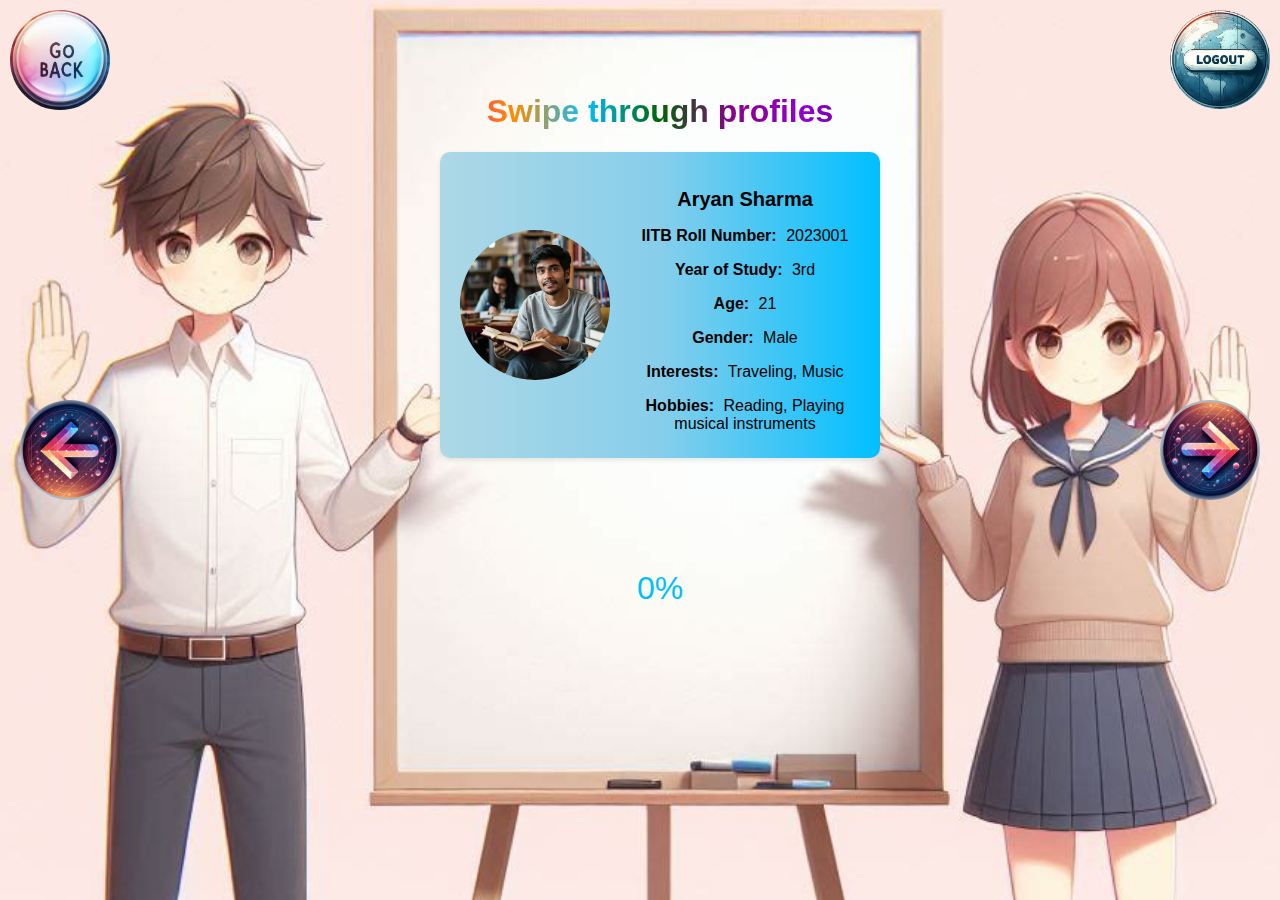
<file: projects/submission/findall.html>
<!DOCTYPE html>
<html lang="en">

<head>
    <meta charset="UTF-8">
    <meta name="viewport" content="width=device-width, initial-scale=1.0">
    <title>Find Your Match</title>
    <style>
        /* General styles */
        body {
            font-family: Arial, sans-serif;
            margin: 0;
            padding: 0;
            display: flex;
            justify-content: center;
            align-items: center;
            min-height: 100vh;
            background-image: url(./images/swipeimage.png);
            background-size: cover;
            background-repeat: no-repeat;
        }

        /* Container */
        .container {
            transform: translateY(-60px) translateX(20px);
            text-align: center;
        }

        #swipeheading {
            font-weight: bold;
            background-image: linear-gradient(90deg,
                    rgb(255, 20, 147),
                    rgb(255, 140, 0),
                    rgb(0, 191, 255),
                    rgb(0, 100, 0),
                    rgb(139, 0, 139),
                    rgb(148, 0, 211),
                    rgb(75, 0, 130));
            -webkit-background-clip: text;
            background-clip: text;
            color: transparent;
        }

        /* Profile container */
        .profile-container {
            display: flex;
            justify-content: center;
            align-items: center;
            margin-bottom: 30px;
            box-shadow: 0 2px 5px rgba(0, 0, 0, 0.1);
            border-radius: 10px;
            padding: 20px;
            width: 400px;
            position: relative;
            transition: transform 0.3s ease-in-out;
            background-image: linear-gradient(90deg,
                    #ADD8E6,
                    #87CEEB,
                    #00BFFF);
            animation: grow 10s infinite alternate;
        }

        @keyframes grow {
            0% { transform: scale(1); }
            10% { transform: scale(1.02); }
            20% { transform: scale(1.04); }
            30% { transform: scale(1.06); }
            40% { transform: scale(1.08); }
            50% { transform: scale(1.10); }
            60% { transform: scale(1.08); }
            70% { transform: scale(1.06); }
            80% { transform: scale(1.04); }
            90% { transform: scale(1.02); }
            100% { transform: scale(1); }
        }

        .profile-image {
            width: 150px;
            height: 150px;
            border-radius: 50%;
            object-fit: cover;
        }

        .profile-info {
            margin-left: 20px;
        }

        .profile-name {
            margin-bottom: 10px;
            font-size: 20px;
        }

        .profile-details {
            margin-bottom: 5px;
        }

        .detail-label {
            font-weight: bold;
            margin-right: 5px;
        }

        /* Swipe buttons */
        .swipe-button {
            background-color: #3399ff;
            color: #fff;
            padding: 10px 20px;
            border: none;
            border-radius: 5px;
            cursor: pointer;
            transition: background-color 0.3s ease;
            margin: 10px;
        }

        .profile-container.swiping {
            box-shadow: 0 5px 10px rgba(0, 0, 0, 0.2);
        }

        .profile-container.out-left,
        .profile-container.out-right {
            opacity: 0.5;
        }

        #prev-button,
        #next-button {
            position: fixed;
            top: 50%;
            width: 100px;
            height: 100px;
            transform: translateY(-50%);
            border-radius: 50%;
        }

        #prev-button { left: 20px; }
        #next-button { right: 20px; }

        #logoutbutton {
            position: fixed;
            top: 10px;
            right: 10px;
            z-index: 999;
            width: 100px;
            border-radius: 50%;
        }

        #logoutbutton:hover {
            position: fixed;
            top: 10px;
            right: 10px;
            z-index: 999;
            width: 120px;
            border-radius: 50%;
        }

        #backbutton {
            position: fixed;
            top: 10px;
            left: 10px;
            z-index: 999;
            width: 100px;
            border-radius: 50%;
        }

        #backbutton:hover {
            position: fixed;
            top: 10px;
            left: 10px;
            z-index: 999;
            width: 120px;
            border-radius: 50%;
        }

        .circle-container {
            position: relative;
            width: 200px;
            height: 200px;
            margin: 20px auto;
            display: flex;
            align-items: center;
            justify-content: center;
        }

        .circle-label {
            position: absolute;
            font-size: 2em;
            color: deepskyblue;
        }

        .progress-ring__circle {
            transition: stroke-dashoffset 0.6s ease;
            transform: rotate(-90deg);
            transform-origin: 50% 50%;
        }
    </style>
</head>

<body>
    <div class="wholepage">
        <div class="container">
            <h1 id="swipeheading">Swipe through profiles</h1>
            <div class="profile-container">
                <img src="" alt="Profile Picture" class="profile-image">
                <div class="profile-info">
                    <h2 class="profile-name">Name</h2>
                    <p class="profile-details">
                        <span class="detail-label">IITB Roll Number:</span>
                        <span class="detail-value" id="roll-number"></span>
                    </p>
                    <p class="profile-details">
                        <span class="detail-label">Year of Study:</span>
                        <span class="detail-value" id="year-of-study"></span>
                    </p>
                    <p class="profile-details">
                        <span class="detail-label">Age:</span>
                        <span class="detail-value" id="age"></span>
                    </p>
                    <p class="profile-details">
                        <span class="detail-label">Gender:</span>
                        <span class="detail-value" id="gender"></span>
                    </p>
                    <p class="profile-details">
                        <span class="detail-label">Interests:</span>
                        <span class="detail-value" id="interests"></span>
                    </p>
                    <p class="profile-details">
                        <span class="detail-label">Hobbies:</span>
                        <span class="detail-value" id="hobbies"></span>
                    </p>
                </div>
            </div>
            <div class="circle-container">
                <svg class="progress-ring" width="200" height="200">
                    <circle class="progress-ring__circle" stroke="deepskyblue" stroke-width="10" fill="transparent"
                        r="90" cx="100" cy="100" />
                </svg>
                <span id="label" class="circle-label">0%</span>
            </div>
        </div>

        <img src="images/back_button.png" alt="Previous" id="prev-button" style="cursor: pointer;">
        <audio id="backimagesound" src="images/back.mp3" preload="auto"></audio>
        <img src="images/front button.png" alt="Next" id="next-button" style="cursor: pointer;">
        <audio id="nextbuttonsound" src="images/next.mp3" preload="auto"></audio>
        <img src="images/logoutbutton.png" alt="Logout" id="logoutbutton" style="cursor: pointer;">
        <audio src="images/clicked.mp3" id="clickaudio" preload="auto"></audio>
        <img src="images/gobackbutton.png" alt="Back" id="backbutton" style="cursor: pointer;">
    </div>

    <script>
        const circle = document.querySelector('.progress-ring__circle');
        const radius = circle.r.baseVal.value;
        const circumference = radius * 2 * Math.PI;

        circle.style.strokeDasharray = `${circumference} ${circumference}`;
        circle.style.strokeDashoffset = circumference;

        function setProgress(percent) {
            const offset = circumference - percent / 100 * circumference;
            circle.style.strokeDashoffset = offset;
            document.getElementById('label').textContent = percent + '%';
        }

        // Retrieve user data from local storage
        const user = JSON.parse(localStorage.getItem('formData'));
        console.log(user);

        const profileContainer = document.querySelector('.profile-container');
        const profileImage = document.querySelector('.profile-image');
        const profileName = document.querySelector('.profile-name');
        const rollNumberValue = document.getElementById('roll-number');
        const yearOfStudyValue = document.getElementById('year-of-study');
        const ageValue = document.getElementById('age');
        const genderValue = document.getElementById('gender');
        const interestsValue = document.getElementById('interests');
        const hobbiesValue = document.getElementById('hobbies');
        const prevButton = document.getElementById('prev-button');
        const nextButton = document.getElementById('next-button');
        const prevSound = document.getElementById('backimagesound');
        const nextSound = document.getElementById('nextbuttonsound');

        let currentProfileIndex = 0;
        let profiles = [];

        fetch('students.json')
            .then(response => response.json())
            .then(data => {
                profiles = data;
                displayProfile(currentProfileIndex);
            })
            .catch(error => console.error('Error fetching data:', error));

        function displayProfile(index) {
            const profile = profiles[index];
            profileImage.src = `${profile.Photo}`;
            profileName.textContent = profile.Name;
            rollNumberValue.textContent = profile['IITB Roll Number'];
            yearOfStudyValue.textContent = profile['Year of Study'];
            ageValue.textContent = profile.Age;
            genderValue.textContent = profile.Gender;
            interestsValue.textContent = profile.Interests.join(', ');
            hobbiesValue.textContent = profile.Hobbies.join(', ');

            // Calculate match percentage
            let interestscore = 0;
            let hobbiescore = 0;
            for (const interest of user.Interests) {
                if (profile.Interests.includes(interest)) {
                    interestscore++;
                }
            }
            for (const hobby of user.Hobbies) {
                if (profile.Hobbies.includes(hobby)) {
                    hobbiescore++;
                }
            }
            const userinterests = user.Interests.length;
            const userhobbies = user.Hobbies.length;
            const bestmatchinterest = profile.Interests.length;
            const bestmatchhobbies = profile.Hobbies.length;

            interestscore = Math.max(0.5, 2 * interestscore);
            hobbiescore = Math.max(0.5, 2 * hobbiescore);

            const studentYearOfStudy = parseInt(profile['Year of Study'].slice(0, -1), 10) || 0;
            const yearDiff = Math.abs(user['year-of-study'] - studentYearOfStudy);
            const ageDiff = Math.abs(user['age'] - profile['Age']);
            const percentagematch = Math.max(10, (100 - (yearDiff) - (ageDiff / 2) - 2 * (userinterests - (interestscore / 2)) - 4 * (bestmatchinterest - (interestscore / 2)) - 3 * (bestmatchhobbies - (hobbiescore / 2)) - (userhobbies - (hobbiescore / 2))));
            setTimeout(() => setProgress(percentagematch), 100); 
        }

        // Handle next button click
        nextButton.addEventListener('click', () => {
            // prevSound.currentTime = 0;
            // prevSound.play();
            currentProfileIndex++;
            if (currentProfileIndex >= profiles.length) {
                currentProfileIndex = profiles.length - 1;
            }
            displayProfile(currentProfileIndex);
        });

        // Handle previous button click
        prevButton.addEventListener('click', () => {
            // nextSound.currentTime = 0;
            // nextSound.play();
            currentProfileIndex--;
            if (currentProfileIndex < 0) {
                currentProfileIndex = 0;
            }
            displayProfile(currentProfileIndex);
        });

        // Handle logout button click
        logoutbutton.addEventListener('click', () => {
            window.location.href = 'login.html';
        });

        // Handle back button click
        backbutton.addEventListener('click', () => {
            window.location.href = 'percentageall.html';
        });
    </script>
</body>


</html>
</file>
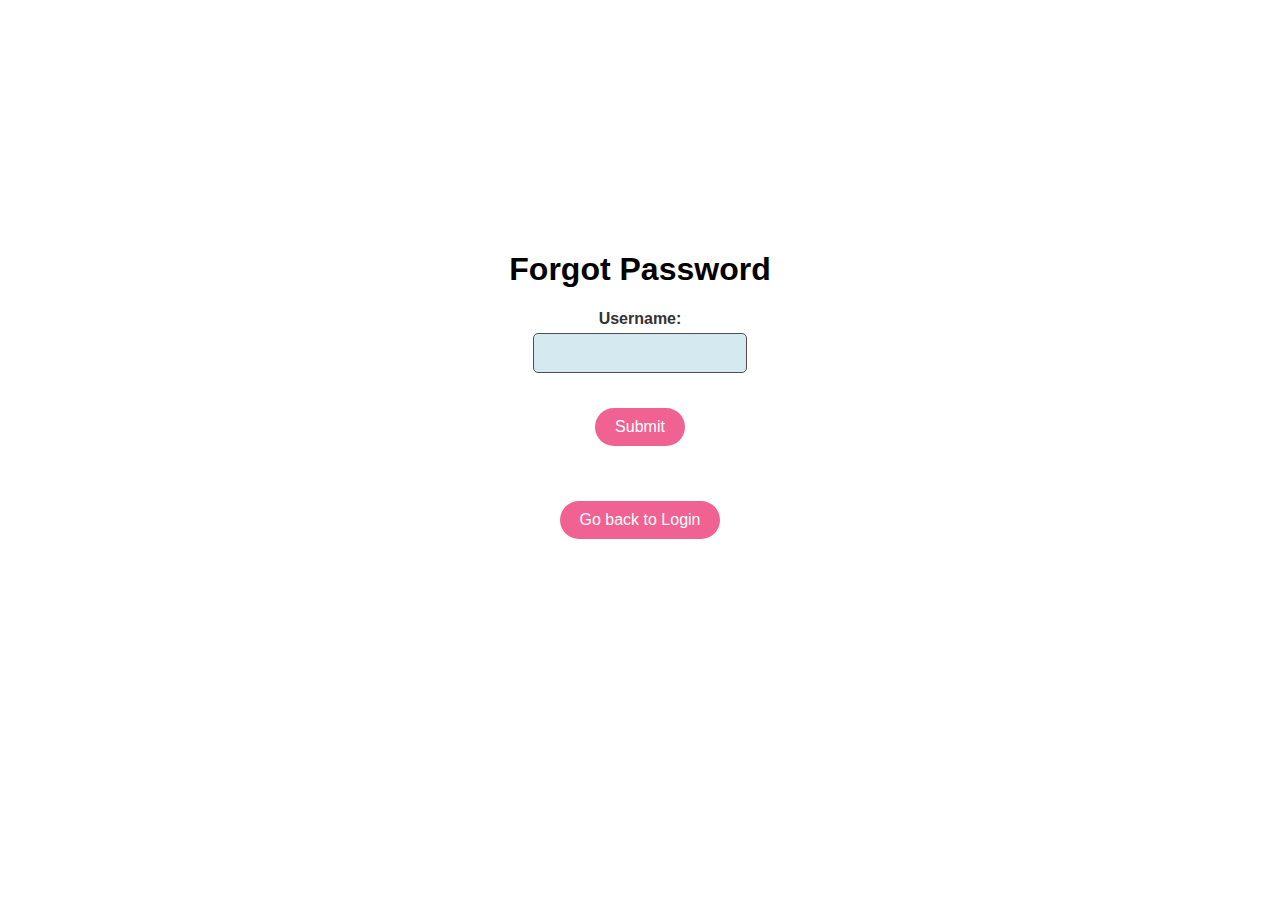
<file: projects/submission/forgot.html>
<!DOCTYPE html>
<html lang="en">

<head>
    <meta charset="UTF-8">
    <meta name="viewport" content="width=device-width, initial-scale=1.0">
    <title>Forgot Password</title>
    <link rel="stylesheet" href="style.css">
</head>

<body>
    <!-- Container for forgot password form -->
    <div class="container">
        <!-- Heading for forgot password -->
        <h1>Forgot Password</h1>
        <!-- Form for username and secret question -->
        <form id="forgot-password-form">
            <!-- Username input field -->
            <div class="form-group">
                <label for="forgot-username">Username:</label>
                <input type="text" id="forgot-username" name="forgot-username" required>
            </div>
            <!-- Section for secret question (hidden by default) -->
            <div id="secret-question-group" class="form-group" style="display: none;">
                <!-- Display secret question text -->
                <p>Your secret question is :</p>
                <p id="secret-question-text"></p>
                <!-- Input field for secret answer -->
                <label for="secret-answer">Answer to secret question: </label>
                <input type="text" id="secret-answer" name="secret-answer">
            </div>
            <!-- Button to submit form -->
            <div class="form-group">
                <button type="submit" id="forgot_submit">Submit</button>
            </div>
            <!-- Display password (hidden by default) -->
            <p id="password-display" style="display: none;"></p>
        </form>
        <!-- Button to go back to login page -->
        <button id="gobacklogin" onclick="gobacktologin()">Go back to Login</button>
    </div>

    <!-- JavaScript code -->
    <script>
        // Function to play click sound
        // function playClickSound() {
        //     const clickSound = new Audio('./images/clicked.mp3');
        //     clickSound.play();
        // }

        // Function to navigate back to login page
        function gobacktologin() {
            // playClickSound();
            window.location.href = 'login.html';
        }

        // Event listener when the DOM content is loaded
        document.addEventListener('DOMContentLoaded', function() {
            // Event listener for the forgot password form submission
            document.getElementById('forgot-password-form').addEventListener('submit', (function() {
                // Variable to store the current user data
                let currentUser = null;

                return function(event) {
                    event.preventDefault();

                    // Retrieve form elements
                    const forgotUsername = document.getElementById('forgot-username').value;
                    const secretQuestionGroup = document.getElementById('secret-question-group');
                    const secretAnswerInput = document.getElementById('secret-answer');
                    const secretQuestionText = document.getElementById('secret-question-text');
                    const passwordDisplay = document.getElementById('password-display');

                    // If secret question group is visible and secret answer is provided
                    if (secretQuestionGroup.style.display !== 'none' && secretAnswerInput.value) {
                        // Check if secret answer is correct
                        if (secretAnswerInput.value === currentUser.secret_answer) {
                            // Display password and hide secret question group
                            passwordDisplay.textContent = 'Your password is: ' + currentUser.password;
                            passwordDisplay.style.display = 'block';
                            secretQuestionGroup.style.display = 'none';
                            currentUser = null; // Reset current user
                        } else {
                            alert('Incorrect answer. Please try again.');
                        }
                    } else {
                        // Fetch login data from login.json
                        fetch('login.json')
                            .then(response => response.json())
                            .then(users => {
                                // Find user by username
                                const user = users.find(u => u.username === forgotUsername);
                                if (user) {
                                    currentUser = user; // Store current user data
                                    secretQuestionText.textContent = user.secret_question; // Display secret question
                                    secretQuestionGroup.style.display = 'block'; // Show secret question group
                                } else {
                                    alert('Username not found. Please try again.');
                                }
                            })
                            .catch(error => {
                                console.error('Error fetching user data:', error);
                                alert('An error occurred. Please try again later.');
                            });
                    }
                };
            })());
        });
    </script>
</body>

</html>
</file>
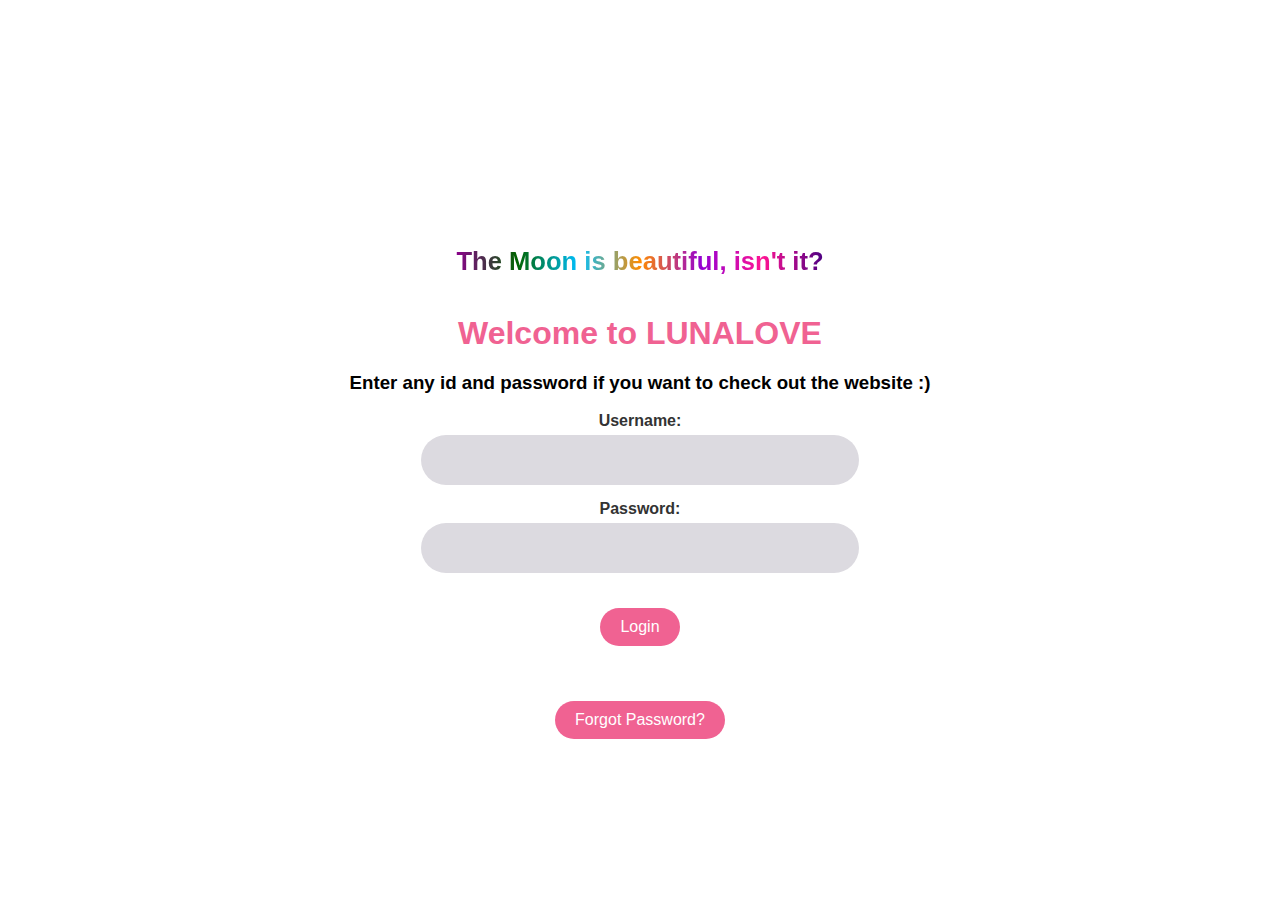
<file: projects/submission/login.html>
<!DOCTYPE html>
<html lang="en">
<head>
    <meta charset="UTF-8">
    <meta name="viewport" content="width=device-width, initial-scale=1.0">
    <title>Dating Website</title>
    <link rel="stylesheet" href="style.css">
</head>
<body>
    <!-- Container for login form -->
    <div class="container">
        <!-- Heading about the beauty of the moon -->
        <h1 class="moonheading">The <span class="moon">Moon</span> is beautiful, isn't it?</h1>
        <!-- Welcome message -->
        <h1 class="headwelcome">Welcome to LUNALOVE</h1>
        <h3>Enter any id and password if you want to check out the website :) </h3>
        <!-- Login form -->
        <form>
            <!-- Username input field -->
            <div class="form-group">
                <label for="username">Username:</label>
                <input type="text" id="username" name="username" onclick="playClickSound()" required>
            </div>
            <!-- Password input field -->
            <div class="form-group">
                <label for="password">Password:</label>
                <input type="password" id="password" name="password" onclick="playClickSound()" required>
            </div>
            <!-- Login button -->
            <div class="form-group">
                <button type="submit" id="login-submit" onclick="playClickSound()">Login</button>
            </div>
            <!-- Forgot password button -->
            <button id="forgot-password-button" class="forgot-password-button">Forgot Password?</button>
            <!-- Audio element for click sound -->
            <audio src="./images/clicked.mp3" id="clicksound" preload="auto"></audio>
        </form>
    </div>
    <!-- JavaScript code -->
    <script>
        // Function to play click sound
        // function playClickSound() {
        //     const clickSound = new Audio('./images/clicked.mp3');
        //     clickSound.play();
        // }

        // Event listener when the DOM content is loaded
        document.addEventListener('DOMContentLoaded', function () {
            // Event listener for the login button
            const loginButton = document.getElementById('login-submit');
            loginButton.addEventListener('click', function (event) {
                event.preventDefault();
                // Play click sound on button click
                // const clicksound = document.getElementById('clicksound');
                // clicksound.currentTime = 0;
                // clicksound.play();

                // Get username and password input fields
                const usernameInput = document.getElementById('username');
                const passwordInput = document.getElementById('password');
                window.location.href = 'dating.html'; 
                // Fetch login data from login.json
                // fetch('login.json')
                //     .then(response => response.json())
                //     .then(users => {
                //         let loggedIn = false;
                //         // Loop through users to check for valid credentials
                //         for (const user of users) {
                //             if (user.username === usernameInput.value && user.password === passwordInput.value) {
                //                 loggedIn = true;
                //                 break;
                //             }
                //         }

                //         // Redirect to dating.html if login is successful, else show alert
                //         if (loggedIn) {
                //             window.location.href = 'dating.html';
                //         } else {
                //             // alert('Oops! Username or password is incorrect. Please try again or use Forgot Password to recover password.');
                //             window.location.href = 'dating.html';        
                //         }
                //     })
                //     .catch(error => {
                //         console.error('Error fetching login data:', error);
                //         alert('An error occurred. Please try logging in again.');
                //     });
            });

            // Event listener for the forgot password button
            const forgotPasswordButton = document.getElementById('forgot-password-button');
            forgotPasswordButton.addEventListener('click', function () {
                window.location.href = 'forgot.html';
            });
        });
    </script>
</body>
</html>
</file>
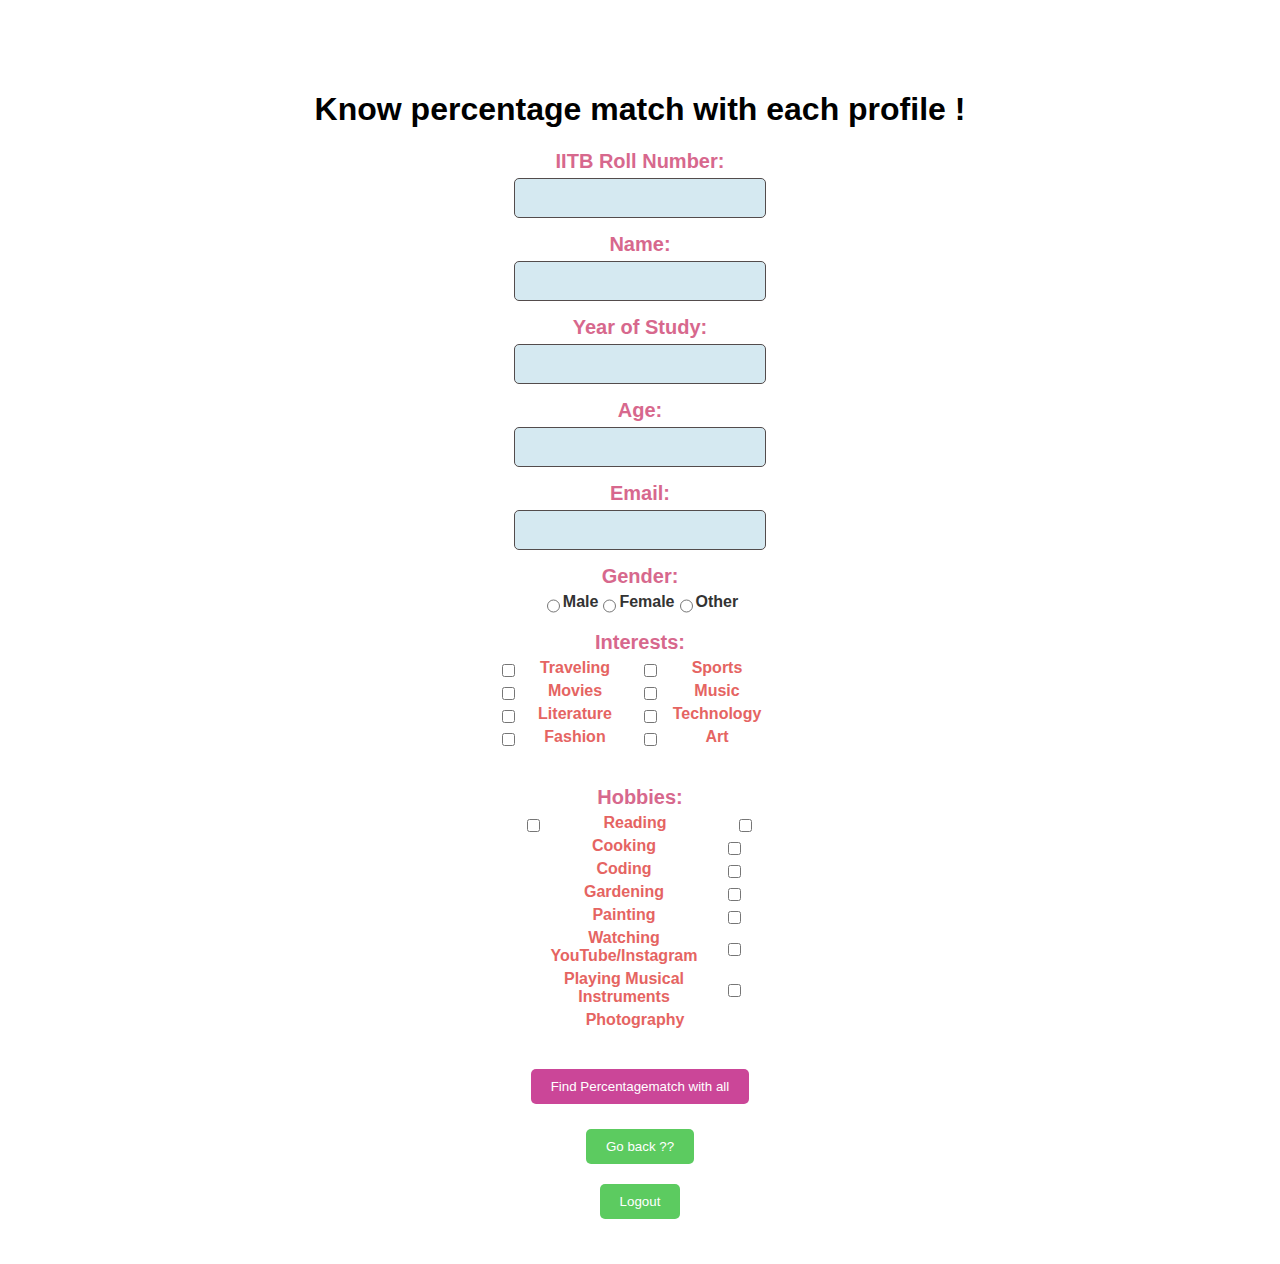
<file: projects/submission/percentageall.html>
<!DOCTYPE html>
<html lang="en">

<head>
    <meta charset="UTF-8">
    <meta name="viewport" content="width=device-width, initial-scale=1.0">
    <title>Document</title>
    <link rel="stylesheet" href="style.css">
</head>

<body>
    <div class="dating-container">
        <h1>Know percentage match with each profile ! </h1>
        <form id="match-form" action="#">
            <div class="form-group">
                <label for="roll-number" class="datingformheadings">IITB Roll Number:</label>
                <input type="text" id="roll-number" name="roll-number" required>
            </div>
            <div class="form-group">
                <label for="name" class="datingformheadings">Name:</label>
                <input type="text" id="name" name="name" required>
            </div>
            <div class="form-group">
                <label for="year-of-study" class="datingformheadings">Year of Study:</label>
                <input type="number" id="year-of-study" name="year-of-study" required>
            </div>
            <div class="form-group">
                <label for="age" class="datingformheadings">Age:</label>
                <input type="number" id="age" name="age" required>
            </div>
            <div class="form-group">
                <label for="dating-email" class="datingformheadings">Email:</label>
                <input type="email" id="dating-email" name="email" required>
            </div>
            <div class="form-group">
                <label class="datingformheadings">Gender:</label>
                <div>
                    <input type="radio" id="male" name="gender" value="male">
                    <label for="male">Male</label>
                    <input type="radio" id="female" name="gender" value="female">
                    <label for="female">Female</label>
                    <input type="radio" id="other" name="gender" value="other">
                    <label for="other">Other</label>
                </div>
            </div>
            <div class="form-group">
                <label class="datingformheadings">Interests:</label>
                <div class="checkbox-group">
                    <input type="checkbox" id="Traveling" name="interests" value="Traveling">
                    <label for="Traveling" style="display: inline-block; width: 110px;">Traveling</label>
                    <input type="checkbox" id="Sports" name="interests" value="Sports">
                    <label for="Sports" style="display: inline-block; width: 110px;">Sports</label>
                    <input type="checkbox" id="Movies" name="interests" value="Movies">
                    <label for="Movies" style="display: inline-block; width: 110px;">Movies</label>
                    <input type="checkbox" id="Music" name="interests" value="Music">
                    <label for="Music" style="display: inline-block; width: 110px;">Music</label>
                    <input type="checkbox" id="Literature" name="interests" value="Literature">
                    <label for="Literature" style="display: inline-block; width: 110px;">Literature</label>
                    <input type="checkbox" id="Technology" name="interests" value="Technology">
                    <label for="Technology" style="display: inline-block; width: 110px;">Technology</label>
                    <input type="checkbox" id="Fashion" name="interests" value="Fashion">
                    <label for="Fashion" style="display: inline-block; width: 110px;">Fashion</label>
                    <input type="checkbox" id="Art" name="interests" value="Art">
                    <label for="Art" style="display: inline-block; width: 110px;">Art</label>
                </div>
            </div>
            <div class="form-group">
                <label class="datingformheadings">Hobbies:</label>
                <div class="checkbox-group">
                    <input type="checkbox" id="Reading" name="hobbies" value="Reading">
                    <label for="Reading" style="display: inline-block; width: 180px;">Reading</label>
                    <input type="checkbox" id="Cooking" name="hobbies" value="Cooking">
                    <label for="Cooking" style="display: inline-block; width: 180px;">Cooking</label>
                    <input type="checkbox" id="Coding" name="hobbies" value="Coding">
                    <label for="Coding" style="display: inline-block; width: 180px;">Coding</label>
                    <input type="checkbox" id="Gardening" name="hobbies" value="Gardening">
                    <label for="Gardening" style="display: inline-block; width: 180px;">Gardening</label>
                    <input type="checkbox" id="Painting" name="hobbies" value="Painting">
                    <label for="Painting" style="display: inline-block; width: 180px;">Painting</label>
                    <input type="checkbox" id="Watching-YouTube-Instagram" name="hobbies"
                        value="Watching YouTube/Instagram">
                    <label for="Watching-YouTube-Instagram" style="display: inline-block; width: 180px;">Watching
                        YouTube/Instagram</label>
                    <input type="checkbox" id="Playing-Musical-Instruments" name="hobbies"
                        value="Playing Musical Instruments">
                    <label for="Playing-Musical-Instruments" style="display: inline-block; width: 180px;">Playing
                        Musical Instruments</label>
                    <input type="checkbox" id="Photography" name="hobbies" value="Photography">
                    <label for="Photography" style="display: inline-block; width: 180px;">Photography</label>
                </div>
            </div>
            <div class="form-group">
                <button type="dating-submit">Find Percentagematch with all </button>
            </div>
        </form>
        <div class="form-group" id="button-group">
            <button id="goback" onclick="goback()">Go back ??</button>
            <button id="reset-form" onclick="redirecttologin()">Logout</button>
        </div>
    </div>

    <script>
        function goback() {
            window.location.href = 'dating.html';
        }

        function redirecttologin() {
            window.location.href = 'login.html'; // Replace with the actual page URL
        }

        function handleFormSubmit(event) {
        event.preventDefault(); // Prevent default form submission
        
        // Retrieve form data
        var formData = {
            'rollNumber': document.getElementById('roll-number').value,
            'name': document.getElementById('name').value,
            'year-of-study': document.getElementById('year-of-study').value,
            'age': document.getElementById('age').value,
            'email': document.getElementById('dating-email').value,
            'gender': document.querySelector('input[name="gender"]:checked').value,
            'Interests': [],
            'Hobbies': []
        };

        // Retrieve selected interests
        var interestCheckboxes = document.querySelectorAll('input[name="interests"]:checked');
        interestCheckboxes.forEach(function(checkbox) {
            formData.Interests.push(checkbox.value);
        });

        // Retrieve selected hobbies
        var hobbyCheckboxes = document.querySelectorAll('input[name="hobbies"]:checked');
        hobbyCheckboxes.forEach(function(checkbox) {
            formData.Hobbies.push(checkbox.value);
        });

        // Store data in local storage
        localStorage.setItem('formData', JSON.stringify(formData));

        // Redirect to the next page
        window.location.href = 'findall.html';
    }

    // Add event listener to form submission
    document.getElementById('match-form').addEventListener('submit', handleFormSubmit);
    </script>
</body>

</html>
</file>
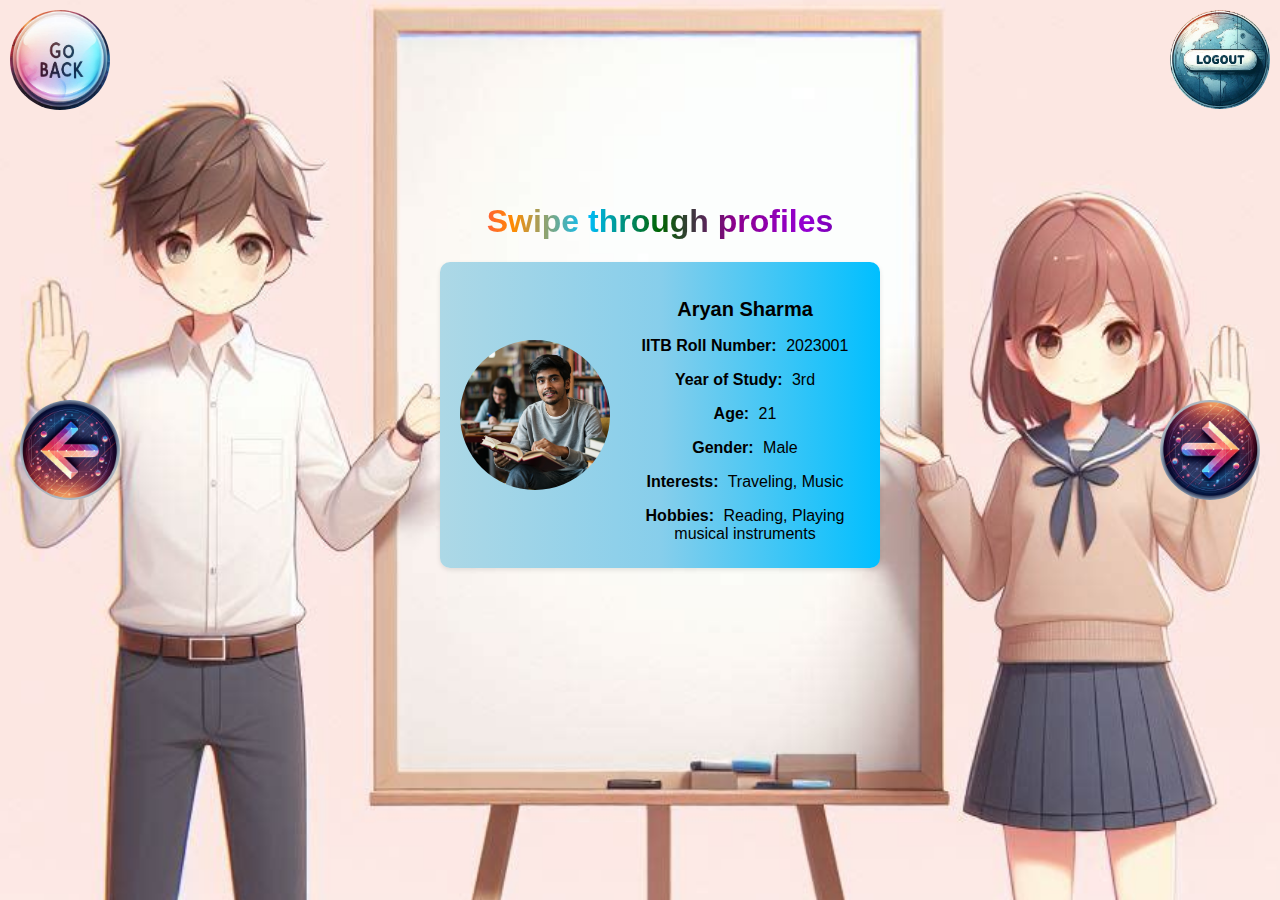
<file: projects/submission/scroll_or_swipe.html>
<!DOCTYPE html>
<html lang="en">

<head>
  <meta charset="UTF-8">
  <meta name="viewport" content="width=device-width, initial-scale=1.0">
  <title>Find Your Match</title>
  <!-- CSS styles -->
  <style>
    /* Body styling */
    body {
      font-family: Arial, sans-serif;
      margin: 0;
      padding: 0;
      display: flex;
      justify-content: center;
      align-items: center;
      min-height: 100vh;
      background-image: url(./images/swipeimage.png); /* Background image */
      background-size: cover;
      background-repeat: no-repeat;
    }
    /* Container styling */
    .container {
      transform: translateY(-60px) translateX(20px);
      text-align: center;
    }
    /* Swipe heading styling */
    #swipeheading {
      font-weight: bold;
      /* Gradient text */
      background-image: linear-gradient(90deg, rgb(255, 20, 147), rgb(255, 140, 0), rgb(0, 191, 255), rgb(0, 100, 0), rgb(139, 0, 139), rgb(148, 0, 211), rgb(75, 0, 130));
      -webkit-background-clip: text;
      background-clip: text;
      color: transparent;
    }
    /* Profile container styling */
    .profile-container {
      display: flex;
      justify-content: center;
      align-items: center;
      margin-bottom: 30px;
      box-shadow: 0 2px 5px rgba(0, 0, 0, 0.1);
      border-radius: 10px;
      padding: 20px;
      width: 400px;
      position: relative;
      transition: transform 0.3s ease-in-out;
      /* Background gradient animation */
      background-image: linear-gradient(90deg, #ADD8E6, #87CEEB, #00BFFF);
      animation: grow 10s infinite alternate;
    }
    /* Keyframe animation */
    @keyframes grow {
      0% { transform: scale(1); }
      10% { transform: scale(1.02); }
      20% { transform: scale(1.04); }
      30% { transform: scale(1.06); }
      40% { transform: scale(1.08); }
      50% { transform: scale(1.10); }
      60% { transform: scale(1.08); }
      70% { transform: scale(1.06); }
      80% { transform: scale(1.04); }
      90% { transform: scale(1.02); }
      100% { transform: scale(1); }
    }
    /* Profile image styling */
    .profile-image {
      width: 150px;
      height: 150px;
      border-radius: 50%;
      object-fit: cover;
    }
    /* Profile info styling */
    .profile-info {
      margin-left: 20px;
    }
    /* Profile name styling */
    .profile-name {
      margin-bottom: 10px;
      font-size: 20px;
    }
    /* Profile details styling */
    .profile-details {
      margin-bottom: 5px;
    }
    /* Detail label styling */
    .detail-label {
      font-weight: bold;
      margin-right: 5px;
    }
    /* Swipe button styling */
    .swipe-button {
      background-color: #3399ff;
      color: #fff;
      padding: 10px 20px;
      border: none;
      border-radius: 5px;
      cursor: pointer;
      transition: background-color 0.3s ease;
      margin: 10px;
    }
    /* Swiping animation */
    .profile-container.swiping {
      box-shadow: 0 5px 10px rgba(0, 0, 0, 0.2);
    }
    /* Opacity for swiped profiles */
    .profile-container.out-left,
    .profile-container.out-right {
      opacity: 0.5;
    }
    /* Previous and next button styling */
    #prev-button,
    #next-button {
      position: fixed;
      top: 50%;
      width: 100px;
      height: 100px;
      transform: translateY(-50%);
      border-radius: 50%;
    }
    /* Previous button styling */
    #prev-button {
      left: 20px;
    }
    /* Next button styling */
    #next-button {
      right: 20px;
    }
    /* Logout button styling */
    #logoutbutton {
      position: fixed;
      top: 10px;
      right: 10px;
      z-index: 999;
      width: 100px;
      border-radius: 50%;
    }
    /* Hover effect for logout button */
    #logoutbutton:hover {
      position: fixed;
      top: 10px;
      right: 10px;
      z-index: 999;
      width: 120px;
      border-radius: 50%;
    }
    /* Back button styling */
    #backbutton {
      position: fixed;
      top: 10px;
      left: 10px;
      z-index: 999;
      width: 100px;
      border-radius: 50%;
    }
    /* Hover effect for back button */
    #backbutton:hover {
      position: fixed;
      top: 10px;
      left: 10px;
      z-index: 999;
      width: 120px;
      border-radius: 50%;
    }
  </style>
</head>

<body>
  <div class="wholepage">
    <!-- Main container -->
    <div class="container">
      <!-- Heading for swiping -->
      <h1 id="swipeheading">Swipe through profiles</h1>
      <!-- Profile container -->
      <div class="profile-container">
        <!-- Profile image -->
        <img src="" alt="Profile Picture" class="profile-image">
        <!-- Profile information -->
        <div class="profile-info">
          <!-- Profile name -->
          <h2 class="profile-name">Name</h2>
          <!-- Profile details -->
          <p class="profile-details">
            <span class="detail-label">IITB Roll Number:</span>
            <span class="detail-value" id="roll-number"></span>
          </p>
          <p class="profile-details">
            <span class="detail-label">Year of Study:</span>
            <span class="detail-value" id="year-of-study"></span>
          </p>
          <p class="profile-details">
            <span class="detail-label">Age:</span>
            <span class="detail-value" id="age"></span>
          </p>
          <p class="profile-details">
            <span class="detail-label">Gender:</span>
            <span class="detail-value" id="gender"></span>
          </p>
          <p class="profile-details">
            <span class="detail-label">Interests:</span>
            <span class="detail-value" id="interests"></span>
          </p>
          <p class="profile-details">
            <span class="detail-label">Hobbies:</span>
            <span class="detail-value" id="hobbies"></span>
          </p>
        </div>
      </div>
    </div>
    <!-- Previous button -->
    <img src="./images/back_button.png" alt="Previous" id="prev-button" style="cursor: pointer;">
    <!-- Sound for previous button -->
    <!-- <audio id="backimagesound" src="./images/back.mp3" preload="auto"></audio> -->
    <!-- Next button -->
    <img src="./images/front button.png" alt="Next" id="next-button" style="cursor: pointer;">
    <!-- Sound for next button -->
    <!-- <audio id="nextbuttonsound" src="images/next.mp3" preload="auto"></audio> -->
    <!-- Logout button -->
    <img src="images/logoutbutton.png" alt="Logout" id="logoutbutton" style="cursor: pointer;">
    <!-- Click sound for buttons -->
    <audio src="images/clicked.mp3" id="clickaudio" preload="auto"></audio>
    <!-- Back button -->
    <img src="images/gobackbutton.png" alt="Back" id="backbutton" style="cursor: pointer;">
  </div>
  <script>
    // Selectors for various elements
    const profileContainer = document.querySelector('.profile-container');
    const profileImage = document.querySelector('.profile-image');
    const profileName = document.querySelector('.profile-name');
    const rollNumberValue = document.getElementById('roll-number');
    const yearOfStudyValue = document.getElementById('year-of-study');
    const ageValue = document.getElementById('age');
    const genderValue = document.getElementById('gender');
    const interestsValue = document.getElementById('interests');
    const hobbiesValue = document.getElementById('hobbies');
    const prevButton = document.getElementById('prev-button');
    const nextButton = document.getElementById('next-button');
    const prevSound = document.getElementById('backimagesound');
    const nextSound = document.getElementById('nextbuttonsound');
    let currentProfileIndex = 0;
    let profiles = [];
    // Fetch profiles data from JSON file
    fetch('students.json')
      .then(response => response.json())
      .then(data => {
        profiles = data;
        displayProfile(currentProfileIndex);
      })
      .catch(error => console.error('Error fetching data:', error));
    // Function to display profile
    function displayProfile(index) {
      const profile = profiles[index];
      profileImage.src = profile.Photo;  // Make sure the profile image URLs are relative to the /images folder if they are stored there
      profileName.textContent = profile.Name;
      rollNumberValue.textContent = profile['IITB Roll Number'];
      yearOfStudyValue.textContent = profile['Year of Study'];
      ageValue.textContent = profile.Age;
      genderValue.textContent = profile.Gender;
      interestsValue.textContent = profile.Interests.join(', ');
      hobbiesValue.textContent = profile.Hobbies.join(', ');
    }
    // Event listener for next button
    nextButton.addEventListener('click', () => {
      // Play sound for previous button
      // prevSound.currentTime = 0;
      // prevSound.play();
      currentProfileIndex++;
      if (currentProfileIndex >= profiles.length) {
        currentProfileIndex = profiles.length - 1;
      }
      displayProfile(currentProfileIndex);
    });
    // Event listener for previous button
    prevButton.addEventListener('click', () => {
      // Play sound for next button
      // nextSound.currentTime = 0;
      // nextSound.play();
      currentProfileIndex--;
      if (currentProfileIndex < 0) {
        currentProfileIndex = 0;
      }
      displayProfile(currentProfileIndex);
    });
    // Event listener for logout button
    logoutbutton.addEventListener('click', () => {
      // Redirect to login page
      window.location.href = 'login.html'
    })
    // Event listener for back button
    backbutton.addEventListener('click', () => {
      // Redirect to previous page
      window.location.href = 'dating.html'
    })
  </script>
</body>


</html>
</file>
<file: style.css>
@import url('https://fonts.googleapis.com/css2?family=Poppins:wght@100;200;300;400;500;600;700;800;900&display=swap');

*{
    margin: 0;
    padding: 0;
    box-sizing: border-box;
    text-decoration: none;
    border: none;
    outline: none;
    scroll-behavior: smooth;
    font-family: 'Poppins',sans-serif;
}

:root{
    --bg-color: #1f242d;
    --second-bg-color: #323964;
    --text-color: #fff;
    --main-color: #0ef;
}

html{
    font-size: 62.5%;
    overflow-x: hidden;
}
body{
    background: var(--bg-color);
    color: var(--text-color);
}

section{
    min-height: 100vh;
    padding: 10rem 9% 2rem;
}
.header{
    position: fixed;
    top: 0;
    left: 0;
    width: 100%;
    padding: 2rem 9%;
    background: var(--bg-color);
    display: flex;
    justify-content: space-around;
    align-items: center;
    z-index: 100;
}

.header.sticky {
    border-bottom: .1rem solid rgba(0, 0, 0, 0.2);
}

.logo{
    font-size: 2.5rem;
    color: var(--text-color);
    font-weight: 600;
    cursor: default;
}

.navbar a {
    font-size: 1.7rem;
    color: var(--text-color);
    margin-left: 4rem;
}
.navbar a:hover,
.navbar a.active{
    color: var(--main-color);
}

#menu-icon{
    font-size: 3.6rem;
    color: var(--text-color);
    display: none;
}

.home{
    display: flex;
    justify-content: center;
    align-items: center;
}
.home-content h3 {
    font-size: 3.2rem;
    font-weight: 700;
}

.home-content h3:nth-of-type(2){
    margin-bottom: 2rem;
}  

span{
    color: var(--main-color);
}

.btn{
    display: inline-block;
    padding: 1rem 2.8rem;
    background: var(--main-color);
    border-radius: 4rem;
    box-shadow: 0 0 1rem var(--main-color);
    font-size: 1.6rem;
    color: var(--second-bg-color);
    letter-spacing: .1rem;
    font-weight: 600;
}

.btn:hover{
    box-shadow: none;

}

.home-content h1{
    font-size: 5.6rem;
    font-weight: 700;
    line-height: 1.3;
}
.home-img img{
    width: 440px;
}

.home-content p{
    font-size: 1.6rem;

}

.social a{
    display: inline-flex;
    justify-content: center;
    align-items: center;
    width: 4rem;
    height: 4rem;
    background: transparent;    
    border: .2rem solid var(--main-color);
    border-radius: 50%;
    font-size: 2rem;   
    color: var(--main-color);
    margin: 3rem 1.5rem 3rem 0;
    transition: .5s ease;
}

.social a:hover{
    background: var(--main-color);
    color: var(--second-bg-color);
    box-shadow: 0 0 1rem var(--main-color);
}

 /* .about{
    display: flex;
    justify-content: center;
    align-items: center;
    gap: 2rem;
    /* background: var(--second-bg-color); */


/* .about-img img{
    width: 600px;
} */  

.heading{
    text-align: center;
    font-size: 4.5rem;
}

 /* .about-content h2{
    text-align: left;
    line-height: 1.2;
} */
/*
.about-content h3{
    font-size: 2.6rem;
}

.about-content p{
    font-size: 1.6rem;
    margin: 2rem 0 3rem;
} */

.Hobbies h2{
    margin-bottom: 5rem;
} 

.Hobbies-container {
    display: flex;
    justify-content: center;    
    align-items: center;
    flex-wrap: wrap;
    gap: 2rem;
}
.Hobbies-container .hobox{
    flex: 1 1 30rem;
    background: var(--second-bg-color);
    padding: 3rem 2rem 4rem;
    text-align: center;
    border: .2rem solid var(--bg-color);
    transition: .5s ease;
}

.Hobbies-container .hobox:hover{
    border-color: var(--main-color);
    transform: scale(1.02);
}
.hobox i {
    font-size: 7rem;
    color: var(--main-color);
}

.hobox h3{
    font-size: 2.6rem;
}

.hobox p{
    font-size: 1.6rem;
    margin: 1rem 0 3rem;
}



.contact h2{
    margin-bottom: 3rem;
}

.contact form{
    max-width: 70rem;
    margin: 1rem auto;
    text-align: center;
    margin-bottom: 3rem;
}

.contact form .input-box{
    display: flex;
    justify-content: space-between; 
    flex-wrap: wrap;
}

.contact form .input-box input,
.contact form textarea{
    width: 100%;
    padding: 1.5rem;
    font-size: 1.6rem;
    color: var(--text-color);
    background: var(--second-bg-color);
    border-radius: .8rem;
    margin: .7rem 0;
}

.contact form .input-box input{
    width: 49%;
}

/* .contact form textarea{ */
    /* resize: none; */
/* } */

.contact form .btn {
    margin-top: 2rem;
    cursor: pointer;
}

.footer {
    display: flex;
    justify-content: space-between;
    align-items: center;
    flex-wrap: wrap;
    padding: 2rem 9%;
    background: var(--second-bg-color);
}

.footer-text p{
    font-size: 1.6rem;
}

.footer-iconTop a {
    display: inline-flex;
    justify-content: center;
    align-items: center;
    padding: .8rem;
    background: var(--main-color);
    border-radius: .8rem;
    transition: 0.3 ease;
}

.footer-iconTop a:hover {
    box-shadow: 0 0 1rem var(--main-color);
}

.footer-iconTop a i{
    font-size: 2.4rem;
    color: var(--second-bg-color);
}

@media (max-width: px){
    html{
        font-size: 55%;
    }
}

@media (max-width: 991px){
    .header{
        padding: 2rem 3%;  
    }
    section{
        padding: 10rem 3% 2rem;
    }
    .footer{
        padding: 2rem 3%;
    }
}

@media (max-width: 756px){
    #menu-icon {
        display: block;
    }
    .navbar{
        position: absolute;
        top: 100%;
        left: 0;
        width: 100%;
        padding: 1rem 3%;
        background: var(--bg-color);
        border-top: .1rem solid rgba(0, 0, 0, 0.2);
        box-shadow: 0 .5rem 1rem rgba(0, 0, 0, 0.2);
        display: none;
    }

    .navbar.active{
        display: block;
    }

    .navbar a{
        display: block;
        font-size: 2rem;
        margin: 3rem 0;

    }
    .home{
        flex-direction: column;
    }
    .home-content h3{
        font-size: 2.6rem;
    }
    .home-img image{
        width: 60vw;
        margin-top: 4rem;
    }
    .about{
        flex-direction: column-reverse;
    }
    /* .Hobbies{
        
    } */
}
/* .slider {
    position: relative;
    overflow: hidden;
    width: 100%;
    padding: 2rem 0;
}

.slider-track {
    display: flex;
    gap: 2rem;
    transition: transform 0.5s ease-in-out;
}

.project-card {
    min-width: 280px;
    flex: 1 1 auto;
    background: var(--second-bg-color);
    padding: 2.5rem;
    border-radius: 1rem;
    text-align: center;
    box-shadow: 0 5px 15px rgba(0, 0, 0, 0.2);
    transition: transform 0.3s ease, box-shadow 0.3s ease;
}

.project-card:hover {
    transform: translateY(-10px);
    box-shadow: 0 10px 20px rgba(0, 0, 0, 0.3);
}

.project-card i {
    font-size: 3rem;
    color: var(--main-color);
    margin-bottom: 1rem;
}

.project-card h3 {
    font-size: 2rem;
    color: var(--text-color);
    margin-bottom: 1rem;
}

.project-card p {
    font-size: 1.4rem;
    color: #ccc;
    margin-bottom: 1.5rem;
}

.slider-btn {
    position: absolute;
    top: 50%;
    transform: translateY(-50%);
    font-size: 2rem;
    color: var(--text-color);
    background: var(--main-color);
    border: none;
    padding: 1rem;
    border-radius: 50%;
    cursor: pointer;
    z-index: 10;
    transition: background 0.3s;
}

.slider-btn:hover {
    background: #fff;
    color: var(--main-color);
}

.slider-btn.prev {
    left: 2%;
}

.slider-btn.next {
    right: 2%;
} */



.projects-container {
    display: grid;
    grid-template-columns: repeat(auto-fit, minmax(280px, 1fr));
    gap: 2rem;
    justify-content: center;
    align-items: stretch;
    padding: 2rem 0;
}

.project-box {
    background: var(--second-bg-color);
    padding: 2.5rem 2rem;
    text-align: center;
    border: 0.2rem solid var(--bg-color);
    border-radius: 1rem;
    transition: transform 0.3s ease, box-shadow 0.3s ease;
    overflow: hidden;
    position: relative;
}

.project-box:hover {
    transform: scale(1.05);
    box-shadow: 0 0 20px var(--main-color);
}

.project-box i {
    font-size: 4rem;
    color: var(--main-color);
    margin-bottom: 1rem;
    transition: transform 0.3s ease;
}

.project-box:hover i {
    transform: rotate(360deg);
}

.project-box h3 {
    font-size: 2rem;
    color: var(--text-color);
    margin-bottom: 1rem;
}

.project-box p {
    font-size: 1.4rem;
    color: #ccc;
    margin-bottom: 1.5rem;
}

.project-box .btn {
    font-size: 1.4rem;
    padding: 1rem 2rem;
    display: inline-block;
    background: var(--main-color);
    color: var(--second-bg-color);
    border-radius: 2rem;
    transition: background 0.3s ease, box-shadow 0.3s ease;
}

.project-box .btn:hover {
    background: #fff;
    color: var(--main-color);
    box-shadow: 0 0 10px var(--main-color);
}

.social a {
    display: inline-flex;
    justify-content: center;
    align-items: center;
    width: 4rem; /* Set a uniform width */
    height: 4rem; /* Set a uniform height */
    background: transparent;
    border: 0.2rem solid var(--main-color);
    border-radius: 50%;
    font-size: 2rem;
    color: var(--main-color);
    margin: 1.5rem 1.5rem 0 0;
    transition: 0.5s ease;
}

.social a:hover {
    background: var(--main-color);
    color: var(--second-bg-color);
    box-shadow: 0 0 1rem var(--main-color);
}

.social-img {
    width: 2rem; /* Matches the size of font icons */
    height: 2rem; /* Matches the size of font icons */
    object-fit: contain; /* Ensures proper scaling of images */
}

.about {
    padding: 10rem 0;
}

/* .about h2.name {
    text-align: center;
    font-size: 2.4rem;
    color: var(--main-color);
    /* margin-top: 5rem; */
    /* padding-top: 5rem; */
    /* margin-bottom: 2rem;
    font-weight: 700;
} */ 

.about-container {
    display: grid;
    grid-template-columns: 1fr 1fr;
    gap: 2rem;
    align-items: start;
    padding: 2rem 0;
}

/* Skills Section */
.about-skills {
    background: var(--second-bg-color);
    padding: 2rem;
    border-radius: 1rem;
    box-shadow: 0 5px 15px rgba(0, 0, 0, 0.2);
}

.about-skills h3 {
    font-size: 2.2rem;
    color: var(--main-color);
    margin-bottom: 1rem;
    text-align: center;
}

.skills-grid {
    display: grid;
    grid-template-columns: 1fr 1fr;
    gap: 1.5rem;
}

.skills-grid ul {
    list-style: none;
    padding: 0;
    margin: 0;
}

.skills-grid ul li {
    font-size: 1.6rem;
    color: var(--text-color);
    margin-bottom: 0.8rem;
    padding-left: 1.5rem;
    position: relative;
}

.skills-grid ul li::before {
    content: "•";
    color: var(--main-color);
    position: absolute;
    left: 0;
    font-size: 1.8rem;
    line-height: 1;
}

/* About Information */
.about-info {
    background: var(--second-bg-color);
    padding: 2rem;
    border-radius: 1rem;
    box-shadow: 0 5px 15px rgba(0, 0, 0, 0.2);
    font-size: 1.6rem;
    color: #ccc;
    line-height: 1.8;
}

.about-info ul {
    list-style: disc;
    margin-left: 2rem;
}

.about-info ul li {
    margin-bottom: 0.8rem;
}

.about-info p {
    margin-bottom: 1.5rem;
}

@media (max-width: 768px) {
    .about-container {
        grid-template-columns: 1fr;
    }

    .skills-grid {
        grid-template-columns: 1fr;
    }
}

.achievements {
    padding: 10rem 9%;
    background: var(--bg-color);
}

.achievements h2.heading {
    font-size: 4.5rem;
    color: var(--text-color);
    margin-bottom: 4rem;
    text-align: center;
}

.achievements-container {
    display: grid;
    grid-template-columns: repeat(auto-fit, minmax(300px, 1fr));
    gap: 2rem;
    justify-content: center;
    align-items: stretch;
}

.achievement-box {
    background: var(--second-bg-color);
    padding: 2.5rem;
    text-align: center;
    border-radius: 1rem;
    border: 0.2rem solid var(--bg-color);
    transition: transform 0.3s ease, box-shadow 0.3s ease;
}

.achievement-box:hover {
    transform: scale(1.05);
    box-shadow: 0 0 20px var(--main-color);
}

.achievement-box .icon {
    font-size: 4rem;
    color: var(--main-color);
    margin-bottom: 1.5rem;
    display: inline-block;
}

.achievement-box h3 {
    font-size: 2rem;
    color: var(--text-color);
    margin-bottom: 1rem;
}

.achievement-box p {
    font-size: 1.4rem;
    color: #ccc;
    line-height: 1.6;
}
</file>
<file: hobbies/Novels/style.css>
* {
    margin: 0;
    padding: 0;
    box-sizing: border-box;
    font-family: 'Arial', sans-serif;
}

body {
    background: linear-gradient(135deg, #ff9a9e, #fad0c4);
    color: #333;
    padding: 20px;
    line-height: 1.6;
}

header {
    text-align: center;
    margin-bottom: 30px;
}

header h1 {
    font-size: 2.5em;
    color: #fff;
    text-shadow: 2px 2px 4px rgba(0, 0, 0, 0.3);
}

.novel-list {
    display: grid;
    grid-template-columns: repeat(auto-fit, minmax(300px, 1fr));
    gap: 20px;
    padding: 10px;
}

.novel {
    background: rgba(255, 255, 255, 0.8);
    border-radius: 8px;
    padding: 20px;
    box-shadow: 0 4px 8px rgba(0, 0, 0, 0.1);
    transition: transform 0.3s, box-shadow 0.3s;
}

.novel:hover {
    transform: scale(1.05);
    box-shadow: 0 6px 12px rgba(0, 0, 0, 0.2);
}

.novel h2 {
    color: #e74c3c;
    margin-bottom: 10px;
}

.novel p {
    color: #555;
}
</file>
<file: projects/submission/style.css>
body {
    font-family: 'Open Sans', sans-serif;
    margin: 0;
    padding: 0;
    animation: backgroundChange 20s infinite;
    background-size: cover;
    background-repeat: no-repeat;
    background-position: center;
    display: flex;
    justify-content: center;
    align-items: center;
}

@keyframes backgroundChange {
    0% {
        background-image: url(./imagesused/Designer\ \(1\).png);
    }
    20% {
        background-image: url(./imagesused/firstimage.png);
    }
    40% {
        background-image: url(./imagesused/Designer\ \(2\).png);
    }
    60% {
        background-image: url(./imagesused/Designer\ \(3\).png);
    }
    80% {
        background-image: url(./imagesused/newimage.png);
    }
    100% {
        background-image: url(./imagesused/Designer\ \(1\).png);
    }
}

.container {
    margin-top: 200px;
    padding: 30px;
    background-color: rgba(255, 255, 255, 0);
    height: 60vh;
    width: 71vh;
    text-align: center;
    animation: fadeIn 3s ease-in-out;
}

.moonheading {
    display: inline-block;
    font-size: 1.6em;
}

.moonheading {
    font-weight: bold;
    background-image: linear-gradient(90deg, 
                                  rgb(139, 0, 139),   /* Dark Magenta */
                                  rgb(0, 100, 0),     /* Dark Green */
                                  rgb(0, 191, 255),   /* Deep Sky Blue */
                                  rgb(255, 140, 0),   /* Dark Orange */
                                  rgb(148, 0, 211),   /* Dark Violet */
                                  rgb(255, 20, 147),  /* Deep Pink */
                                  rgb(75, 0, 130));   /* Indigo */
    -webkit-background-clip: text;
    background-clip: text;
    color: transparent;
    animation: rainbow 10s infinite, circular-shake 10s infinite alternate , popInOut 8s infinite;
}

@keyframes shake {
    0%, 100% {
        transform: translateX(0);
    }
    10%, 30%, 50%, 70%, 90% {
        transform: translateX(-10px);
    }
    20%, 40%, 60%, 80% {
        transform: translateX(10px);
    }
}

@keyframes rainbow {
    0%, 100% {
        filter: hue-rotate(0deg);
    }
    50% {
        filter: hue-rotate(360deg);
    }
}

@keyframes circular-shake {
    0%, 100% {
        transform: rotate(0deg) translate(0, 0);
    }
    25% {
        transform: rotate(2deg)  scale(1);
    }
    50% {
        transform: rotate(-2deg) scale(1);
    }
    75% {
        transform: rotate(2deg) scale(1);
    }
}

.headwelcome {
    font-size: 2em;
    margin-bottom: 20px;
    color: #f06292;
    animation: nameColorChange 8s infinite alternate;
}

@keyframes popInOut {
    0% {
        transform: scale(1);
    }
    50% {
        transform: scale(1.5);
    }
    100% {
        transform: scale(1);
    }
}

@keyframes nameColorChange {
    0% {
      color: #e73772;
    }
    20% {
      color: #cb53e0; 
    }
    40% {
      color: #4170c0; 
    }
    60% {
        color: #46cbd2;
      }
      80% {
        color: #a43e29; 
      }
      100% {
        color: #f63776; 
      }
}

.form-group {
    margin-bottom: 15px;
}

label {
    display: block;
    margin-bottom: 5px;
    color: #333;
    font-weight: bold;
}

#password,
#username {
    width: 60%;
    height: 50px;
    padding:0 10px 0 45px;
    background-color: rgba(22, 9, 50, 0.15);
    color: rgb(0, 0, 0);
    font-size: 16px;
    outline: none;
    border: none;
    transition:  0.3s ease-in-out;
    border-radius: 30px;
}

#password:hover,
#username:hover {
    background-color: rgba(22, 9, 50, 0.25);
}

#login-submit,#forgot-password-button , #forgot_submit, #gobacklogin , #findpercentageallin {
    background-color: #f06292;
    color: white;
    padding: 10px 20px;
    margin: 20px;
    border: none;
    border-radius: 20px;
    cursor: pointer;
    font-size: 16px;
}

#login-submit:hover , #forgot-password-button:hover, #forgot_submit:hover, #gobacklogin:hover, #findpercentageallin:hover{
    background-color: #d74a7a;
    transform: scale(1.2);
}

.form-group div {
    display: flex;
    flex-wrap: wrap;
    justify-content: center;
    margin-left: 15rem;
    margin-right: 15rem;
}

.checkbox-group {
    display: inline-block;
    margin-bottom: 20px;
}

.dating-container {
    margin-top: 50px;
    max-width: 60%;
    padding: 20px;
    text-align: center;
    animation: entrance 2s ease-in-out forwards;
}

#match-form {
    display: flex;
    flex-direction: column;
    width: 100%;
}

.form-group {
    margin-bottom: 15px;
    display: flex;
    flex-direction: column;
    align-items: center;
}

.form-group label {
    margin-bottom: 5px;
    font-weight: bold;
}

input[type="text"],
input[type="number"],
input[type="email"] {
    width: 30%;
    max-width: 100%;
    padding: 10px;
    border: 1px solid #534c4c;
    border-radius: 5px;
    font-size: 16px;
    background-color: rgba(171, 211, 228, 0.5);
}

.checkbox-group {
    display: flex;
    flex-wrap: wrap;
    justify-content: center;
}

.checkbox-group label {
    margin-right: 10px;
    color: #e56462;
}

.datingformheadings {
    font-size: 20px;
    color: rgb(215, 104, 141);
}

input[type="checkbox"] {
    margin-right: 5px;
}

button[type="dating-submit"] {
    background-color: #cb4698;
    color: #fff;
    padding: 10px 20px;
    border: none;
    border-radius: 5px;
    cursor: pointer;
    transition: background-color 0.2s ease-in-out;
}

button[type="dating-submit"]:hover {
    transform: scale(1.2);
    background-color: #d24a5a;
}

@keyframes entrance {
    from {
        opacity: 0;
        transform: scale(0.8);
    }
    to {
        opacity: 1;
        transform: scale(1);
    }
}

#scrollprofiles,
#reset-form ,
#goback {
    background-color: #5ccb60;
    color: #fff;
    padding: 10px 20px;
    border: none;
    border-radius: 5px;
    cursor: pointer;
    transition: background-color 0.2s ease-in-out;
    margin: 10px;
}

#scrollprofiles:hover,
#reset-form:hover,
#goback:hover {
    transform: scale(1.05);
    background-color: #5ccb60;
}

#logoutbutton {
    position: fixed;
    top: 10px;
    right: 10px;
    z-index: 999;
    width: 100px;
    border-radius: 50%;
}

#logoutbutton:hover {
    position: fixed;
    top: 10px;
    right: 10px;
    z-index: 999;
    width: 120px;
    border-radius: 50%;
}

#backbutton {
    position: fixed;
    top: 10px;
    left: 10px;
    z-index: 999;
    width: 100px;
    border-radius: 50%;
}

#backbutton:hover {
    position: fixed;
    top: 10px;
    left: 10px;
    z-index: 999;
    width: 120px;
    border-radius: 50%;
}
</file>
<file: hobbies/anime/style.css>
/* General Reset */
body, h1, h2, p, div {
    margin: 0;
    padding: 0;
    box-sizing: border-box;
}

body {
    font-family: 'Arial', sans-serif;
    background: linear-gradient(135deg, #1c1c1c, #2e2e2e);
    color: #fff;
    line-height: 1.6;
    overflow-x: hidden;
}

/* Header Section */
header.hero {
    text-align: center;
    padding: 2rem;
    background: linear-gradient(135deg, #ff7eb3, #ff758c);
    color: #fff;
    box-shadow: 0 4px 10px rgba(0, 0, 0, 0.3);
}

header.hero h1 {
    font-size: 2.5rem;
    font-weight: bold;
    text-shadow: 2px 2px 10px rgba(0, 0, 0, 0.4);
}

/* Main Section */
main {
    padding: 2rem;
}

.anime-intro {
    text-align: center;
    margin-bottom: 2rem;
}

.anime-intro p {
    font-size: 1.2rem;
    margin-bottom: 1.5rem;
}

/* Anime List */
.anime-list {
    display: grid;
    grid-template-columns: repeat(auto-fit, minmax(200px, 1fr));
    gap: 1rem;
    padding: 1rem;
}

.anime-item {
    background: rgba(255, 255, 255, 0.1);
    border: 2px solid rgba(255, 255, 255, 0.2);
    border-radius: 8px;
    padding: 1rem;
    text-align: center;
    font-size: 1.1rem;
    transition: transform 0.3s, box-shadow 0.3s;
    cursor: pointer;
    position: relative;
    overflow: hidden;
}

.anime-item::before {
    content: "";
    position: absolute;
    top: 0;
    left: 0;
    width: 100%;
    height: 100%;
    background: linear-gradient(135deg, rgba(255, 255, 255, 0.1), rgba(255, 255, 255, 0));
    opacity: 0;
    transition: opacity 0.3s;
    z-index: 0;
}

.anime-item:hover {
    transform: translateY(-10px);
    box-shadow: 0 8px 20px rgba(255, 255, 255, 0.2);
}

.anime-item:hover::before {
    opacity: 1;
}

.anime-item:hover {
    animation: pulse 1s infinite;
}

@keyframes pulse {
    0% {
        box-shadow: 0 0 10px rgba(255, 255, 255, 0.3);
    }
    50% {
        box-shadow: 0 0 20px rgba(255, 255, 255, 0.6);
    }
    100% {
        box-shadow: 0 0 10px rgba(255, 255, 255, 0.3);
    }
}

/* Recommendation Section */
.anime-recommend {
    text-align: center;
    background: linear-gradient(135deg, #758cff, #7e7fff);
    padding: 2rem;
    color: #fff;
    border-radius: 12px;
    box-shadow: 0 4px 10px rgba(0, 0, 0, 0.3);
}

.anime-recommend h2 {
    font-size: 1.8rem;
    margin-bottom: 1rem;
}

.anime-recommend p {
    font-size: 1.2rem;
}

/* Footer */
footer {
    text-align: center;
    background: #333;
    color: #aaa;
    padding: 1rem 0;
    font-size: 0.9rem;
    position: relative;
    box-shadow: 0 -4px 10px rgba(0, 0, 0, 0.3);
}

/* Animations */
@keyframes fadeIn {
    0% {
        opacity: 0;
    }
    100% {
        opacity: 1;
    }
}

.anime-item {
    animation: fadeIn 0.5s ease-in-out;
}
</file>
